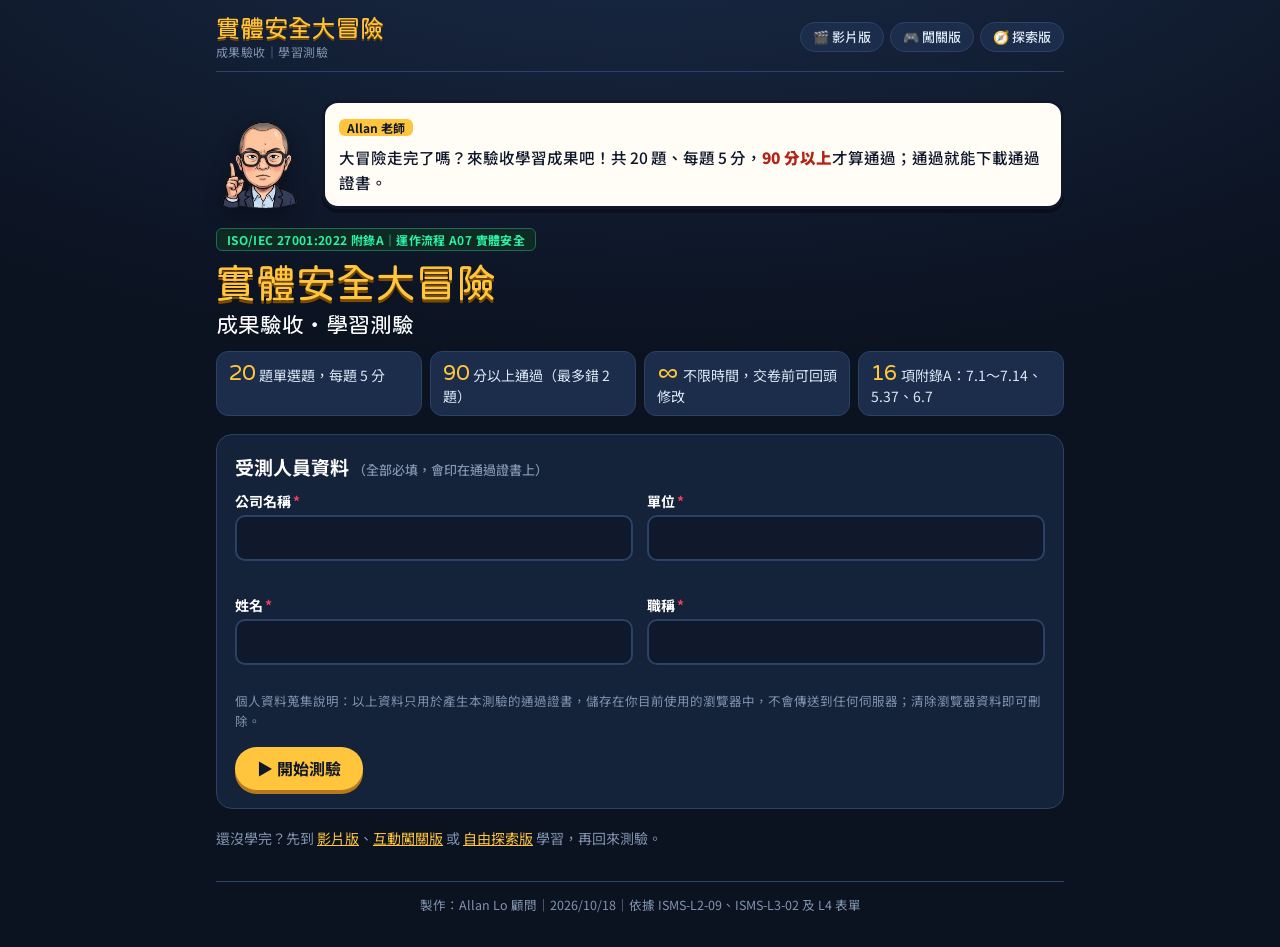
<file: zone-exam/index.html>
<!doctype html>
<html lang="zh-Hant-TW">
<meta charset="utf-8">
<meta name="viewport" content="width=device-width, initial-scale=1">
<title>實體安全大冒險｜成果驗收</title>
<link rel="preconnect" href="https://fonts.googleapis.com">
<link rel="preconnect" href="https://fonts.gstatic.com" crossorigin>
<link rel="stylesheet" href="https://fonts.googleapis.com/css2?family=Huninn&family=Noto+Sans+TC:wght@400;500;700;900&display=swap">
<style>
/* 實體安全大冒險：成果驗收學習測驗（一般網頁捲動版面，手機與 Google Sites 嵌入框皆適用） */
:root {
  --hall: #0B1220; --fg: #DCE7F5; --dim: #8193AE; --panel: #14223A; --panel-2: #1B2D4B; --line: #2B4166;
  --ink: #0F172A; --mint: #16C47F; --mint-hi: #2BF0A6; --sun: #FFC53D; --alert: #F43F5E; --paper: #FFFDF6;
  --f-display: 'Huninn', 'Noto Sans TC', sans-serif;
  --f-body: 'Noto Sans TC', 'PingFang TC', 'Microsoft JhengHei', sans-serif;
  color-scheme: dark;
}
* { box-sizing: border-box; }
[hidden] { display: none !important; }
html { -webkit-text-size-adjust: 100%; }
body { margin: 0; min-height: 100vh; background: radial-gradient(1100px 520px at 50% -160px, #1B2D4B, transparent), var(--hall); color: var(--fg); font: 400 16px/1.7 var(--f-body); }
button, input { font-family: var(--f-body); }
button:focus-visible, input:focus-visible, a:focus-visible, summary:focus-visible { outline: 2px solid var(--mint-hi); outline-offset: 2px; }
.page { max-width: 880px; margin: 0 auto; padding: 0 16px 32px; }

/* ── 頁首 ── */
.top { display: flex; align-items: center; gap: 10px 14px; padding: 14px 0 12px; border-bottom: 1px solid var(--line); flex-wrap: wrap; }
.logo { line-height: 1.15; }
.logo b { display: block; font: 400 24px var(--f-display); color: var(--sun); text-shadow: 0 2px 0 #7A4A00; }
.logo small { font-size: 12px; color: var(--dim); letter-spacing: .04em; }
.links { margin-left: auto; display: flex; gap: 6px; flex-wrap: wrap; }
.links a, .links button { font: 500 13px/1.4 var(--f-body); color: var(--fg); background: var(--panel-2); border: 1px solid var(--line); border-radius: 999px; padding: 5px 12px; text-decoration: none; cursor: pointer; }
.links a:hover, .links button:hover { border-color: var(--sun); }

/* ── 共用 ── */
.view { padding-top: 22px; }
.kick { display: inline-block; font: 700 12px var(--f-body); color: var(--mint-hi); background: #0E2A22; border: 1px solid #1F6B55; border-radius: 6px; padding: 2px 10px; letter-spacing: .03em; }
h1 { margin: 8px 0 4px; font: 400 40px/1.15 var(--f-display); color: var(--sun); text-shadow: 0 3px 0 #7A4A00; }
h1 small { display: block; margin-top: 6px; font: 400 22px var(--f-display); color: #fff; text-shadow: none; }
h2 { margin: 0 0 10px; font: 700 19px/1.5 var(--f-body); color: #fff; }
h2 span { font-size: 13px; font-weight: 500; color: var(--dim); }
h3 { margin: 22px 0 10px; font: 700 18px var(--f-body); color: #fff; }
.card { background: var(--panel); border: 1px solid var(--line); border-radius: 16px; padding: 18px; }
.btn { display: inline-flex; align-items: center; justify-content: center; gap: 6px; font: 700 16px/1.3 var(--f-body); border: 0; border-radius: 999px; padding: 11px 22px; cursor: pointer; color: var(--ink); background: #E2E8F0; box-shadow: 0 4px 0 #64748B; text-decoration: none; }
.btn.go { background: var(--sun); box-shadow: 0 4px 0 #B7791F; }
.btn.mint { background: var(--mint-hi); box-shadow: 0 4px 0 #0E7A52; }
.btn:active { transform: translateY(2px); box-shadow: 0 2px 0 #64748B; }
.btn:disabled { opacity: .45; cursor: default; transform: none; }
.acts { display: flex; flex-wrap: wrap; gap: 10px 12px; margin-top: 16px; }
.note { font-size: 13px; color: var(--dim); margin: 10px 0 0; }
.chip { display: inline-block; font: 700 12px/1.6 var(--f-body); padding: 0 8px; border-radius: 6px; color: var(--ink); white-space: nowrap; }
.chip.a { background: #12392F; color: var(--mint-hi); border: 1px solid #1F6B55; }

/* 角色對話 */
.hero { display: flex; align-items: flex-end; gap: 10px; margin: 6px 0 16px; }
.av { width: 96px; height: auto; flex: none; filter: drop-shadow(0 6px 10px rgba(0,0,0,.4)); }
.av.r { order: 3; }
.bubble { position: relative; flex: 1; background: var(--paper); color: var(--ink); border-radius: 16px; padding: 10px 14px; border: 3px solid var(--ink); box-shadow: 0 4px 0 rgba(0,0,0,.35); }
.bubble b { display: inline-block; font: 700 12px var(--f-body); background: var(--sun); border-radius: 6px; padding: 0 8px; }
.bubble p { margin: 4px 0 0; font: 500 15.5px/1.65 var(--f-body); }
.bubble em { font-style: normal; font-weight: 900; color: #B42318; }

/* ── 開始畫面 ── */
.rules { list-style: none; padding: 0; margin: 14px 0 18px; display: grid; grid-template-columns: repeat(auto-fit, minmax(190px, 1fr)); gap: 8px; }
.rules li { background: var(--panel-2); border: 1px solid var(--line); border-radius: 12px; padding: 8px 12px; font-size: 14px; line-height: 1.5; }
.rules b { font: 400 22px var(--f-display); color: var(--sun); margin-right: 4px; }
.passed { margin: 0 0 16px; padding: 12px 14px; border-radius: 12px; background: #12392F; border: 1px solid #1F6B55; display: flex; flex-wrap: wrap; gap: 8px 14px; align-items: center; }
.fields { display: grid; grid-template-columns: 1fr 1fr; gap: 12px 14px; }
.fields label { display: flex; flex-direction: column; gap: 4px; font: 700 14px var(--f-body); color: #fff; }
.fields label i { font-style: normal; color: var(--alert); margin-left: 2px; }
.fields input { width: 100%; font: 500 16px var(--f-body); color: var(--fg); background: #0F192B; border: 2px solid var(--line); border-radius: 10px; padding: 9px 12px; }
.fields input:focus { border-color: var(--mint); outline: none; }
.fields input[aria-invalid="true"] { border-color: var(--alert); }
.fields .err { min-height: 18px; font: 500 12.5px/1.4 var(--f-body); color: #FDA4AF; }
.privacy { margin: 4px 0 0; font-size: 12.5px; color: var(--dim); line-height: 1.6; }
.go-learn { margin-top: 18px; font-size: 14px; color: var(--dim); }
.go-learn a { color: var(--sun); }

/* ── 作答 ── */
.qtop { display: flex; justify-content: space-between; align-items: baseline; gap: 10px; font: 700 15px var(--f-body); }
.qtop b { font: 400 26px var(--f-display); color: var(--sun); }
.qtop span:last-child { color: var(--dim); font-weight: 500; font-size: 13.5px; }
.bar { height: 8px; border-radius: 99px; background: #0F192B; border: 1px solid var(--line); overflow: hidden; margin: 8px 0 14px; }
.bar i { display: block; height: 100%; width: 0; background: linear-gradient(90deg, var(--mint), var(--mint-hi)); transition: width .25s; }
.qmeta { display: flex; gap: 6px; flex-wrap: wrap; margin-bottom: 8px; }
.qtext { margin: 0 0 14px; font: 700 19px/1.6 var(--f-body); color: #fff; }
.opts { display: grid; gap: 10px; }
.opt { display: flex; gap: 12px; align-items: flex-start; width: 100%; text-align: left; padding: 11px 14px; border-radius: 12px; background: var(--panel-2); border: 2px solid var(--line); color: var(--fg); font: 500 16px/1.6 var(--f-body); cursor: pointer; }
.opt:hover { border-color: #46679A; }
.opt .k { flex: none; width: 28px; height: 28px; margin-top: 1px; border-radius: 50%; display: grid; place-items: center; background: #0F192B; border: 2px solid var(--line); font: 900 14px var(--f-body); }
.opt[aria-checked="true"] { border-color: var(--mint-hi); background: #12392F; color: #fff; }
.opt[aria-checked="true"] .k { background: var(--mint-hi); border-color: var(--mint-hi); color: var(--ink); }
.qnav { display: flex; justify-content: space-between; gap: 10px; margin-top: 16px; }
.dots { display: grid; grid-template-columns: repeat(10, 1fr); gap: 6px; margin-top: 18px; }
.dots button { height: 32px; border-radius: 8px; border: 1px solid var(--line); background: #0F192B; color: var(--dim); font: 700 13px var(--f-body); cursor: pointer; padding: 0; }
.dots button.done { background: #12392F; border-color: #1F6B55; color: var(--mint-hi); }
.dots button.cur { box-shadow: 0 0 0 2px var(--sun); color: #fff; }
.dots button.miss { border-color: var(--alert); color: #FDA4AF; }
.msg { margin-top: 12px; padding: 10px 14px; border-radius: 12px; background: #3A1420; border: 1px solid #9F1239; color: #FECDD3; font-size: 14.5px; }
.confirm { margin-top: 14px; padding: 16px; border-radius: 14px; background: #2A2207; border: 2px solid var(--sun); }
.confirm p { margin: 0; font-weight: 700; color: #fff; }

/* ── 成績 ── */
.res-head { display: flex; align-items: center; gap: 18px; padding: 18px; border-radius: 16px; border: 2px solid; }
.res-head.pass { background: #0F2E24; border-color: var(--mint); }
.res-head.fail { background: #2E1219; border-color: var(--alert); }
.big { flex: none; width: 112px; height: 112px; border-radius: 50%; display: grid; place-items: center; align-content: center; background: var(--ink); border: 4px solid; line-height: 1; }
.pass .big { border-color: var(--mint-hi); }
.fail .big { border-color: var(--alert); }
.big b { font: 400 50px var(--f-display); color: #fff; }
.big span { font-size: 13px; color: var(--dim); margin-top: 4px; }
.verdict { font: 400 26px/1.3 var(--f-display); }
.pass .verdict { color: var(--mint-hi); }
.fail .verdict { color: #FDA4AF; }
.sub { margin-top: 6px; font-size: 14px; color: var(--fg); }
.certbox { margin-top: 6px; border-radius: 12px; overflow: hidden; background: #fff; box-shadow: 0 12px 30px rgba(0,0,0,.45); min-height: 120px; display: grid; place-items: center; }
.certbox img { display: block; width: 100%; height: auto; }
.certbox .loading { color: var(--ink); padding: 40px; font-weight: 700; }
details { margin-top: 18px; background: var(--panel); border: 1px solid var(--line); border-radius: 14px; padding: 4px 16px; }
details[open] { padding-bottom: 14px; }
summary { cursor: pointer; padding: 10px 0; font: 700 16px var(--f-body); color: #fff; }
.edit .fields { margin-top: 6px; }
.rv, .wrong { margin-top: 10px; padding: 12px 14px; border-radius: 12px; background: var(--panel-2); border: 1px solid var(--line); font-size: 14.5px; line-height: 1.65; }
.rv.bad, .wrong { border-left: 5px solid var(--alert); }
.rv.ok { border-left: 5px solid var(--mint); }
.rv .q, .wrong .q { font-weight: 700; color: #fff; }
.rv .my, .wrong .my { margin-top: 4px; }
.rv .my b { color: #FDA4AF; }
.rv.ok .my b { color: var(--mint-hi); }
.rv .ans { color: var(--mint-hi); font-weight: 700; }
.rv .why { margin-top: 4px; color: var(--fg); }
.ref { margin-top: 6px; font-size: 13px; color: var(--dim); display: flex; flex-wrap: wrap; gap: 4px 6px; align-items: center; }
.learn { margin-top: 8px; display: flex; flex-wrap: wrap; gap: 8px; }
.learn a { font: 700 13.5px/1.4 var(--f-body); color: var(--ink); background: var(--sun); border-radius: 8px; padding: 5px 10px; text-decoration: none; }
.learn a.e { background: var(--mint-hi); }
.credit { margin-top: 30px; padding-top: 12px; border-top: 1px solid var(--line); font-size: 12.5px; color: var(--dim); text-align: center; }

/* ── 手機 ── */
@media (max-width: 600px) {
  .logo b { font-size: 21px; }
  .links { margin-left: 0; }
  h1 { font-size: 32px; }
  h1 small { font-size: 19px; }
  .av { width: 72px; }
  .fields { grid-template-columns: 1fr; }
  .qtext { font-size: 17.5px; }
  .opt { font-size: 15.5px; padding: 10px 12px; }
  .dots button { height: 30px; font-size: 12px; }
  .dots { gap: 5px; }
  .res-head { flex-direction: column; text-align: center; gap: 10px; }
  .big { width: 96px; height: 96px; }
  .big b { font-size: 42px; }
  .verdict { font-size: 22px; }
  .btn { font-size: 15px; padding: 10px 18px; }
  .acts .btn { flex: 1 1 auto; }
}

/* ── 列印：只印證書（A4 橫式） ── */
#printArea { display: none; }
@media print {
  @page { size: A4 landscape; margin: 0; }
  body { background: #fff; }
  .page { display: none; }
  #printArea { display: block; }
  #printArea img { display: block; width: 100%; height: auto; }
}
</style>

<div class="page">
  <header class="top">
    <div class="logo"><b>實體安全大冒險</b><small>成果驗收｜學習測驗</small></div>
    <nav class="links" aria-label="其他版本"><a href="../zone-quest/index.html">🎬 影片版</a><a href="../zone-game/index.html">🎮 闖關版</a><a href="../zone-explore/index.html">🧭 探索版</a><button type="button" id="bPop" hidden>⤢ 新視窗</button></nav>
  </header>

  <!-- 開始畫面：說明＋受測人員資料 -->
  <section class="view" id="vIntro">
    <div class="hero">
      <img class="av" src="../assets/chars/allan_point.webp" alt="">
      <div class="bubble"><b>Allan 老師</b><p>大冒險走完了嗎？來驗收學習成果吧！共 20 題、每題 5 分，<em>90 分以上</em>才算通過；通過就能下載通過證書。</p></div>
    </div>
    <span class="kick">ISO/IEC 27001:2022 附錄A｜運作流程 A07 實體安全</span>
    <h1>實體安全大冒險<small>成果驗收・學習測驗</small></h1>
    <ul class="rules">
      <li><b>20</b>題單選題，每題 5 分</li>
      <li><b>90</b>分以上通過（最多錯 2 題）</li>
      <li><b>∞</b>不限時間，交卷前可回頭修改</li>
      <li><b>16</b>項附錄A：7.1～7.14、5.37、6.7</li>
    </ul>
    <div class="passed" id="passed" hidden></div>
    <form class="card" id="fInfo" novalidate>
      <h2>受測人員資料 <span>（全部必填，會印在通過證書上）</span></h2>
      <div class="fields" id="fields"></div>
      <p class="privacy">個人資料蒐集說明：以上資料只用於產生本測驗的通過證書，儲存在你目前使用的瀏覽器中，不會傳送到任何伺服器；清除瀏覽器資料即可刪除。</p>
      <div class="acts"><button class="btn go" type="submit">▶ 開始測驗</button></div>
    </form>
    <p class="go-learn">還沒學完？先到 <a href="../zone-quest/index.html">影片版</a>、<a href="../zone-game/index.html">互動闖關版</a> 或 <a href="../zone-explore/index.html">自由探索版</a> 學習，再回來測驗。</p>
  </section>

  <!-- 作答 -->
  <section class="view" id="vQuiz" hidden>
    <div class="qtop"><span>第 <b id="qNo">1</b> / 20 題</span><span id="qDone">已作答 0 / 20</span></div>
    <div class="bar"><i id="qBar"></i></div>
    <article class="card" id="qCard" aria-live="polite"></article>
    <div class="qnav"><button class="btn" type="button" id="bPrev">◀ 上一題</button><button class="btn go" type="button" id="bNext">下一題 ▶</button></div>
    <div class="msg" id="qMsg" hidden></div>
    <div class="confirm" id="qConfirm" hidden><p>20 題都作答完成了。確定要交卷嗎？交卷後就不能再修改答案。</p><div class="acts"><button class="btn" type="button" id="bBack">回頭檢查</button><button class="btn go" type="button" id="bSubmit">確定交卷</button></div></div>
    <div class="dots" id="dots" aria-label="題號"></div>
  </section>

  <!-- 成績 -->
  <section class="view" id="vResult" hidden></section>

  <!-- 單獨顯示證書（由網址 #cert= 開啟，供嵌入網頁時在新視窗下載） -->
  <section class="view" id="vCert" hidden></section>

  <footer class="credit" id="credit"></footer>
</div>
<div id="printArea"><img id="printImg" alt="通過證書"></div>

<script src="../shared/zone-world.js" charset="utf-8"></script>
<script src="questions.js" charset="utf-8"></script>
<script>
'use strict';
const { ANNEX, ZONES, CREDIT } = ZW;
const $ = s => document.querySelector(s);
const esc = s => String(s).replace(/[&<>"']/g, c => ({ '&': '&amp;', '<': '&lt;', '>': '&gt;', '"': '&quot;', "'": '&#39;' }[c]));
const pad = n => String(n).padStart(2, '0');
const QS = EXAM.questions, N = QS.length, KEYS = 'ABCD';
const IN_FRAME = (() => { try { return window.self !== window.top; } catch (e) { return true; } })();
const FIELDS = [['company', '公司名稱', 40, 'organization'], ['unit', '單位', 30, 'off'], ['name', '姓名', 20, 'name'], ['title', '職稱', 20, 'organization-title']];

/* ── 紀錄：只存在本機瀏覽器 ── */
const STORE = 'iso27001-zone-exam-v1';
let ST = (() => { try { return JSON.parse(localStorage.getItem(STORE)) || {}; } catch (e) { return {}; } })();
const save = () => { try { localStorage.setItem(STORE, JSON.stringify(ST)); } catch (e) {} };
let info = Object.assign({ company: '', unit: '', name: '', title: '' }, ST.info);
let run = null;        // 本次作答：{ order, perm, ans, cur, miss }
let certCanvas = null; // 目前顯示的證書

$('#credit').textContent = CREDIT + '｜依據 ISMS-L2-09、ISMS-L3-02 及 L4 表單';
function show(id) {
  for (const v of document.querySelectorAll('.view')) v.hidden = v.id !== id;
  window.scrollTo(0, 0);
}
function shuffle(a) { for (let i = a.length - 1; i > 0; i--) { const j = Math.floor(Math.random() * (i + 1)); [a[i], a[j]] = [a[j], a[i]]; } return a; }
function today() { const d = new Date(); return { y: d.getFullYear(), m: pad(d.getMonth() + 1), d: pad(d.getDate()) }; }
function zoneChip(z) {
  if (z === 'ALL') return '<span class="chip" style="background:linear-gradient(90deg,#F1F5F9 25%,#4ADE80 25% 50%,#FACC15 50% 75%,#FB7185 75%)">全區</span>';
  return `<span class="chip" style="background:${z === 'W' ? '#F1F5F9' : ZONES[z].chip}">${esc(ZONES[z].name)}｜${esc(ZONES[z].full)}</span>`;
}
const annexChips = q => q.annex.map(c => `<span class="chip a">附錄A ${esc(c)} ${esc(ANNEX[c])}</span>`).join('');

/* ── 受測人員資料表單 ── */
function fieldsHTML(prefix) {
  return FIELDS.map(([k, label, max, ac]) => `<label><span>${label}<i>*</i></span><input id="${prefix}_${k}" name="${k}" maxlength="${max}" autocomplete="${ac}" value="${esc(info[k] || '')}"><span class="err" id="${prefix}_${k}_e"></span></label>`).join('');
}
function readFields(prefix) {
  const out = {}; let first = null;
  for (const [k, label] of FIELDS) {
    const el = $(`#${prefix}_${k}`), v = el.value.replace(/\s+/g, ' ').trim();
    out[k] = v;
    const bad = !v;
    el.setAttribute('aria-invalid', bad);
    $(`#${prefix}_${k}_e`).textContent = bad ? `請填寫${label}` : '';
    if (bad && !first) first = el;
  }
  if (first) { first.focus(); return null; }
  return out;
}
$('#fields').innerHTML = fieldsHTML('f');
// 填寫後即時清除錯誤提示
document.addEventListener('input', e => {
  const el = e.target;
  if (el.tagName === 'INPUT' && el.value.trim() && el.getAttribute('aria-invalid') === 'true') { el.setAttribute('aria-invalid', 'false'); const er = document.getElementById(el.id + '_e'); if (er) er.textContent = ''; }
});
$('#fInfo').addEventListener('submit', e => {
  e.preventDefault();
  const v = readFields('f'); if (!v) return;
  info = v; ST.info = info; save();
  startRun();
});
function renderPassed() {
  const p = ST.pass, el = $('#passed');
  el.hidden = !p;
  if (!p) return;
  el.innerHTML = `<span>✔ ${esc(p.info.name)} 已於 ${esc(p.date)} 以 <b>${p.score}</b> 分通過成果驗收（證書編號 ${esc(p.no)}）。</span><button class="btn mint" type="button" id="bMyCert">查看／下載證書</button>`;
  $('#bMyCert').onclick = () => showCertOnly(p);
}

/* ── 作答 ── */
function startRun() {
  const order = shuffle([...Array(N).keys()]);
  run = { order, perm: QS.map(() => shuffle([0, 1, 2, 3])), ans: {}, cur: 0, miss: false };
  $('#qMsg').hidden = true; $('#qConfirm').hidden = true;
  show('vQuiz'); renderQ();
}
function renderQ() {
  const qi = run.order[run.cur], q = QS[qi], done = Object.keys(run.ans).length;
  $('#qNo').textContent = run.cur + 1;
  $('#qDone').textContent = `已作答 ${done} / ${N}`;
  $('#qBar').style.width = (done / N * 100) + '%';
  $('#qCard').innerHTML = `<div class="qmeta">${zoneChip(q.zone)}</div>
    <p class="qtext" id="qText">${esc(q.q)}</p>
    <div class="opts" role="radiogroup" aria-labelledby="qText">${run.perm[qi].map((oi, k) => `<button type="button" class="opt" role="radio" aria-checked="${run.ans[qi] === oi}" data-o="${oi}"><span class="k">${KEYS[k]}</span><span>${esc(q.opts[oi])}</span></button>`).join('')}</div>`;
  $('#bPrev').disabled = run.cur === 0;
  $('#bNext').textContent = run.cur < N - 1 ? '下一題 ▶' : '交卷 ✔';
  $('#dots').innerHTML = run.order.map((qj, i) => `<button type="button" data-i="${i}" class="${run.ans[qj] !== undefined ? 'done' : run.miss ? 'miss' : ''}${i === run.cur ? ' cur' : ''}" aria-label="第 ${i + 1} 題${run.ans[qj] !== undefined ? '，已作答' : '，未作答'}">${i + 1}</button>`).join('');
}
function choose(oi) {
  run.ans[run.order[run.cur]] = oi;
  $('#qConfirm').hidden = true;
  if (run.miss && Object.keys(run.ans).length === N) $('#qMsg').hidden = true;
  renderQ();
}
function go(i) { run.cur = Math.max(0, Math.min(N - 1, i)); $('#qConfirm').hidden = true; renderQ(); $('#qCard').scrollIntoView({ block: 'nearest' }); }
function tryFinish() {
  const miss = run.order.map((qi, i) => run.ans[qi] === undefined ? i + 1 : 0).filter(Boolean);
  if (miss.length) {
    run.miss = true;
    const m = $('#qMsg'); m.hidden = false;
    m.textContent = `還有 ${miss.length} 題沒有作答：第 ${miss.join('、')} 題。點下方題號可以直接跳過去。`;
    go(miss[0] - 1);
    return;
  }
  $('#qMsg').hidden = true; $('#qConfirm').hidden = false; $('#bSubmit').focus();
}
$('#qCard').addEventListener('click', e => { const b = e.target.closest('.opt'); if (b) choose(+b.dataset.o); });
$('#dots').addEventListener('click', e => { const b = e.target.closest('button'); if (b) go(+b.dataset.i); });
$('#bPrev').onclick = () => go(run.cur - 1);
$('#bNext').onclick = () => run.cur < N - 1 ? go(run.cur + 1) : tryFinish();
$('#bBack').onclick = () => { $('#qConfirm').hidden = true; };
$('#bSubmit').onclick = grade;
addEventListener('keydown', e => {
  if ($('#vQuiz').hidden || e.target.tagName === 'INPUT' || e.altKey || e.ctrlKey || e.metaKey) return;
  const k = e.key.toUpperCase(), idx = '1234'.indexOf(k) >= 0 ? '1234'.indexOf(k) : KEYS.indexOf(k);
  if (idx >= 0 && k.length === 1) { e.preventDefault(); choose(run.perm[run.order[run.cur]][idx]); }
  else if (e.key === 'ArrowRight') { e.preventDefault(); if (run.cur < N - 1) go(run.cur + 1); }
  else if (e.key === 'ArrowLeft') { e.preventDefault(); go(run.cur - 1); }
});

/* ── 計分 ── */
function grade() {
  const right = run.order.filter(qi => run.ans[qi] === 0).length, score = right * EXAM.each, passed = score >= EXAM.pass;
  const t = today(), date = `${t.y}/${t.m}/${t.d}`;
  ST.attempts = (ST.attempts || 0) + 1;
  ST.last = { score, date };
  let cert = null;
  if (passed) {
    cert = { ...info, score, date, no: `PSA-${t.y}${t.m}${t.d}-${hash([info.company, info.unit, info.name, info.title, score, Date.now()].join('|'))}` };
    ST.pass = { score, date, no: cert.no, info: { ...info } };
  }
  save();
  passed ? showPass(right, score, date, cert) : showFail(right, score, date);
}
function hash(s) {
  let h = 0x811c9dc5;
  for (const ch of s) { h ^= ch.codePointAt(0); h = Math.imul(h, 0x01000193) >>> 0; }
  return (h.toString(36).toUpperCase() + 'K7Q3').slice(0, 6);
}
const myAns = qi => QS[qi].opts[run.ans[qi]];

function showPass(right, score, date, cert) {
  const wrong = run.order.filter(qi => run.ans[qi] !== 0);
  const r = $('#vResult');
  $('#vCert').innerHTML = '';
  r.innerHTML = `<div class="res-head pass"><div class="big"><b>${score}</b><span>分</span></div><div>
      <div class="verdict">🎉 恭喜通過成果驗收！</div>
      <div class="sub">答對 ${right} / ${N} 題｜及格 ${EXAM.pass} 分｜第 ${ST.attempts} 次測驗｜${esc(date)}</div></div></div>
    <div class="hero" style="margin-top:16px"><img class="av" src="../assets/chars/allan_laugh.webp" alt=""><div class="bubble"><b>Allan 老師</b><p>恭喜 ${esc(info.name)}！白、綠、黃、紅四個區域的規定都掌握得很好。下面是你的通過證書，記得下載留存。</p></div><img class="av r" src="../assets/chars/arale_excited.webp" alt=""></div>
    ${certBlock()}
    <details class="edit"><summary>證書上的資料有誤？點這裡修改</summary>
      <form id="fEdit" novalidate><div class="fields">${fieldsHTML('e')}</div><div class="acts"><button class="btn go" type="submit">更新證書</button></div></form></details>
    <details class="review"><summary>答題解析：20 題正確答案與說明（答錯 ${wrong.length} 題）</summary>
      ${run.order.map((qi, i) => reviewItem(qi, i)).join('')}</details>
    <div class="acts"><a class="btn" href="../zone-explore/index.html">🧭 回到探索版</a><button class="btn" type="button" id="bAgain">↻ 再測一次</button></div>`;
  show('vResult');
  bindCert(cert);
  $('#fEdit').addEventListener('submit', e => {
    e.preventDefault();
    const v = readFields('e'); if (!v) return;
    info = v; ST.info = info; Object.assign(cert, v); ST.pass.info = { ...v }; save();
    bindCert(cert);
  });
  $('#bAgain').onclick = startRun;
}
function reviewItem(qi, i) {
  const q = QS[qi], ok = run.ans[qi] === 0;
  return `<div class="rv ${ok ? 'ok' : 'bad'}"><div class="q">${i + 1}. ${esc(q.q)}</div>
    <div class="my">你的答案：<b>${ok ? '✔' : '✘'} ${esc(myAns(qi))}</b></div>
    ${ok ? '' : `<div>正確答案：<span class="ans">${esc(q.opts[0])}</span></div>`}
    <div class="why">解析：${esc(q.why)}</div>
    <div class="ref">依據：${esc(q.ref)} ${annexChips(q)}</div></div>`;
}
function showFail(right, score, date) {
  const wrong = run.order.filter(qi => run.ans[qi] !== 0);
  const r = $('#vResult');
  r.innerHTML = `<div class="res-head fail"><div class="big"><b>${score}</b><span>分</span></div><div>
      <div class="verdict">未通過，請重新學習或重新測驗</div>
      <div class="sub">答對 ${right} / ${N} 題｜需 ${EXAM.pass} 分以上（最多錯 ${(100 - EXAM.pass) / EXAM.each} 題）｜第 ${ST.attempts} 次測驗｜${esc(date)}</div></div></div>
    <div class="hero" style="margin-top:16px"><img class="av" src="../assets/chars/allan_think.webp" alt=""><div class="bubble"><b>Allan 老師</b><p>還差一點！下面是答錯的 ${wrong.length} 題，以及建議複習的關卡和探索點。先重新學習，再回來挑戰，你一定可以的！</p></div></div>
    <h3>答錯的題目與建議複習</h3>
    ${wrong.map(qi => { const q = QS[qi]; return `<div class="wrong"><div class="q">${esc(q.q)}</div>
      <div class="my">你的答案：${esc(myAns(qi))}　<b style="color:#FDA4AF">✘</b></div>
      <div class="ref">依據：${esc(q.ref)} ${annexChips(q)}</div>
      <div class="learn"><a href="../zone-game/index.html#m=${q.m}">🎮 闖關版 第 ${pad(q.m)} 關｜${esc(LEARN_M[q.m])}</a><a class="e" href="../zone-explore/index.html#spot=${q.spot}">🧭 探索版｜${esc(LEARN_SPOT[q.spot])}</a></div></div>`; }).join('')}
    <p class="note">為了讓你重新學習，這裡先不公布正確答案；通過測驗後就能看到 20 題的完整解析。</p>
    <div class="acts"><a class="btn" href="../zone-explore/index.html">🧭 重新學習（探索版）</a><a class="btn" href="../zone-game/index.html">🎮 重新學習（闖關版）</a><a class="btn" href="../zone-quest/index.html">🎬 影片版</a><button class="btn go" type="button" id="bRetry">↻ 重新測驗</button></div>`;
  show('vResult');
  $('#bRetry').onclick = startRun;
}

/* ── 證書：畫在 canvas 上，可下載 PNG 或列印成 PDF ── */
function certBlock() {
  return `<div class="certbox" id="certBox"><div class="loading">證書產生中…</div></div>
    <div class="acts"><button class="btn go" type="button" id="bDl" disabled>⬇ 下載證書（PNG）</button><button class="btn" type="button" id="bPrint" disabled>🖨 列印／存成 PDF</button>${IN_FRAME ? '<button class="btn mint" type="button" id="bCertPop">⤢ 新視窗開啟證書</button>' : ''}</div>
    <p class="note">${IN_FRAME ? '嵌入在其他網頁（例如 Google Sites）時，下載或列印可能被擋下；請按「新視窗開啟證書」再下載。' : '列印時選擇「另存為 PDF」即可得到 PDF 檔；版面為 A4 橫式。'}</p>`;
}
function bindCert(cert) {
  const box = $('#certBox');
  $('#bDl').disabled = $('#bPrint').disabled = true;
  drawCert(cert).then(c => {
    certCanvas = c;
    const url = c.toDataURL('image/png');
    box.innerHTML = `<img src="${url}" alt="通過證書：${esc(cert.name)}">`;
    $('#printImg').src = url;
    $('#bDl').disabled = $('#bPrint').disabled = false;
  });
  $('#bDl').onclick = () => download(cert);
  $('#bPrint').onclick = () => window.print();
  if ($('#bCertPop')) $('#bCertPop').onclick = () => window.open(location.href.split('#')[0] + '#cert=' + encodeCert(cert), '_blank', 'noopener');
}
function download(cert) {
  if (!certCanvas) return;
  const name = `實體安全大冒險_通過證書_${cert.name}.png`;
  certCanvas.toBlob(b => {
    const a = document.createElement('a');
    a.href = URL.createObjectURL(b); a.download = name;
    document.body.appendChild(a); a.click(); a.remove();
    setTimeout(() => URL.revokeObjectURL(a.href), 10000);
  }, 'image/png');
}
function encodeCert(c) {
  const bytes = new TextEncoder().encode(JSON.stringify([c.company, c.unit, c.name, c.title, c.score, c.date, c.no]));
  let s = ''; for (const b of bytes) s += String.fromCharCode(b);
  return btoa(s).replace(/\+/g, '-').replace(/\//g, '_').replace(/=+$/, '');
}
function decodeCert(t) {
  try {
    const s = atob(t.replace(/-/g, '+').replace(/_/g, '/'));
    const a = JSON.parse(new TextDecoder().decode(Uint8Array.from(s, ch => ch.charCodeAt(0))));
    const [company, unit, name, title, score, date, no] = a;
    if (![company, unit, name, title, date, no].every(v => typeof v === 'string' && v) || typeof score !== 'number') return null;
    return { company, unit, name, title, score, date, no };
  } catch (e) { return null; }
}
function showCertOnly(p) {
  const cert = p.info ? { ...p.info, score: p.score, date: p.date, no: p.no } : p;
  $('#vResult').innerHTML = '';   // 避免兩處證書區塊的 id 重複
  $('#vCert').innerHTML = `<span class="kick">成果驗收｜通過證書</span>
    <h1 style="font-size:30px">${esc(cert.name)} 的通過證書</h1>
    <p class="note" style="margin:0 0 12px">${esc(cert.company)}｜${esc(cert.unit)}｜${esc(cert.title)}｜${cert.score} 分｜${esc(cert.date)}</p>
    ${certBlock()}
    <div class="acts"><a class="btn" href="${location.pathname}" id="bToExam">前往成果驗收測驗</a></div>`;
  show('vCert');
  bindCert(cert);
  $('#bToExam').onclick = e => { e.preventDefault(); history.replaceState(null, '', location.pathname); renderPassed(); show('vIntro'); };
}

const CW = 1754, CH = 1240;
const FONT_B = "'Noto Sans TC', 'PingFang TC', 'Microsoft JhengHei', sans-serif", FONT_D = "Huninn, 'Noto Sans TC', sans-serif";
const certTexts = d => ({
  kick: 'ISO/IEC 27001:2022 附錄A｜運作流程 A07 實體安全',
  org: [d.company, d.unit, d.title].join('　'),
  body: ['參加「實體安全大冒險」學習課程，並通過成果驗收學習測驗，', `成績 ${d.score} 分（共 ${N} 題，${EXAM.pass} 分及格），特發此證，以資證明。`],
  s1: '依據文件｜ISMS-L2-09 實體與環境安全管理程序書、ISMS-L3-02 機房與設備保護作業說明書及 L4 表單',
  s2: '附錄A 控制措施｜7.1～7.14、5.37、6.7，共 16 項｜白區、綠區、黃區、紅區安全區域管理',
  no: '證書編號　' + d.no,
  date: '通過日期　' + d.date.replace(/^(\d+)\/(\d+)\/(\d+)$/, (_, y, m, dd) => `${y} 年 ${+m} 月 ${+dd} 日`),
  sign: '課程講師　Allan Lo 顧問',
  foot: '製作：Allan Lo 顧問｜本證書由「實體安全大冒險」線上學習測驗產生',
});
async function drawCert(d) {
  const t = certTexts(d), all = Object.values(t).flat().join('') + d.name + '通過證書茲證明成果驗收實體安全CERTIFICATE OF ACHIEVEMENTAllan Lo';
  try {
    await Promise.race([Promise.all([
      document.fonts.load(`400 100px ${FONT_D}`, all),
      ...[500, 700, 900].map(w => document.fonts.load(`${w} 30px ${FONT_B}`, all)),
    ]), new Promise(r => setTimeout(r, 5000))]);
  } catch (e) {}
  const img = n => new Promise(res => { const im = new Image(); im.onload = () => res(im); im.onerror = () => res(null); im.src = `../assets/chars/${n}.webp`; });
  const pics = await Promise.all([img('allan_laugh'), img('arale_excited')]);
  let c = paint(d, t, pics);
  try { c.toDataURL(); } catch (e) { c = paint(d, t, []); }   // 以 file:// 開啟時圖片會汙染 canvas，改畫無角色版
  return c;
}
function paint(d, t, pics) {
  const c = document.createElement('canvas'); c.width = CW; c.height = CH;
  const x = c.getContext('2d');
  const font = (w, s, disp) => `${w} ${s}px ${disp ? FONT_D : FONT_B}`;
  const spacing = v => { if ('letterSpacing' in x) x.letterSpacing = v; };
  const fit = (text, w, s, maxW, disp) => { let n = s; do { x.font = font(w, n, disp); } while (x.measureText(text).width > maxW && --n > 12); };
  // 紙面與外框
  const g = x.createRadialGradient(CW / 2, CH / 2, 200, CW / 2, CH / 2, 1050);
  g.addColorStop(0, '#FFFDF6'); g.addColorStop(1, '#F1EAD3');
  x.fillStyle = g; x.fillRect(0, 0, CW, CH);
  x.strokeStyle = '#14223A'; x.lineWidth = 26; x.strokeRect(13, 13, CW - 26, CH - 26);
  x.strokeStyle = '#C8961E'; x.lineWidth = 4; x.strokeRect(46, 46, CW - 92, CH - 92);
  x.lineWidth = 1.5; x.strokeRect(58, 58, CW - 116, CH - 116);
  x.fillStyle = '#C8961E';
  for (const [cx, cy] of [[58, 58], [CW - 58, 58], [58, CH - 58], [CW - 58, CH - 58]]) { x.save(); x.translate(cx, cy); x.rotate(Math.PI / 4); x.fillRect(-11, -11, 22, 22); x.restore(); }
  // 四色區域色帶
  ['#CBD5E1', '#4ADE80', '#FACC15', '#FB7185'].forEach((col, i) => { x.fillStyle = col; x.fillRect(CW / 2 - 300 + i * 150, 96, 150, 12); });
  x.textAlign = 'center'; x.textBaseline = 'alphabetic';
  x.fillStyle = '#16805A'; x.font = font(700, 26); x.fillText(t.kick, CW / 2, 168);
  x.fillStyle = '#14223A'; x.font = font(400, 124, true); spacing('28px'); x.fillText('通過證書', CW / 2 + 14, 300); spacing('0px');
  x.fillStyle = '#A07A1A'; x.font = font(700, 24); spacing('10px'); x.fillText('CERTIFICATE OF ACHIEVEMENT', CW / 2 + 5, 346); spacing('0px');
  x.fillStyle = '#475569'; x.font = font(500, 30); x.fillText('茲證明', CW / 2, 420);
  x.fillStyle = '#0F172A'; fit(d.name, 400, 96, 1000, true); x.fillText(d.name, CW / 2, 532);
  x.fillStyle = '#C8961E'; x.fillRect(CW / 2 - 340, 556, 680, 3);
  x.fillStyle = '#1E293B'; fit(t.org, 700, 34, 1300); x.fillText(t.org, CW / 2, 612);
  // 內文（兩行，依語意斷行）
  x.fillStyle = '#334155';
  const lines = t.body;
  lines.forEach((l, i) => { fit(l, 500, 30, 1300); x.fillText(l, CW / 2, 686 + i * 50); });
  // 學習範圍
  const by = 686 + lines.length * 50 + 6;
  x.fillStyle = 'rgba(243,238,221,.9)'; x.strokeStyle = '#E2D6B0'; x.lineWidth = 2;
  x.beginPath(); x.roundRect ? x.roundRect(CW / 2 - 650, by, 1300, 116, 18) : x.rect(CW / 2 - 650, by, 1300, 116); x.fill(); x.stroke();
  x.fillStyle = '#14223A'; fit(t.s1, 500, 23, 1240); x.fillText(t.s1, CW / 2, by + 48);
  fit(t.s2, 500, 23, 1240); x.fillText(t.s2, CW / 2, by + 90);
  // 下方：編號與日期、角色、講師簽名與印章
  const base = CH - 150;
  x.textAlign = 'left'; x.fillStyle = '#334155'; x.font = font(500, 25);
  x.fillText(t.no, 150, base - 36); x.fillText(t.date, 150, base + 10);
  const [al, ar] = pics, ph = 200;
  if (al) x.drawImage(al, CW / 2 - 20 - al.width * ph / al.height, base - 150, al.width * ph / al.height, ph);
  if (ar) x.drawImage(ar, CW / 2 + 20, base - 150, ar.width * ph / ar.height, ph);
  x.textAlign = 'center'; x.fillStyle = '#14223A'; x.font = `italic 400 64px ${FONT_D}`; x.fillText('Allan Lo', CW - 470, base - 30);
  x.fillStyle = '#64748B'; x.fillRect(CW - 630, base - 12, 320, 2);
  x.fillStyle = '#334155'; x.font = font(500, 24); x.fillText(t.sign, CW - 470, base + 26);
  x.save(); x.translate(CW - 205, base - 96); x.rotate(-0.21); x.globalAlpha = 0.86;
  x.strokeStyle = '#D7263D'; x.fillStyle = '#D7263D';
  x.lineWidth = 8; x.beginPath(); x.arc(0, 0, 90, 0, Math.PI * 2); x.stroke();
  x.lineWidth = 2.5; x.beginPath(); x.arc(0, 0, 76, 0, Math.PI * 2); x.stroke();
  x.font = font(700, 19); x.fillText('成果驗收', 0, -38);
  x.font = font(900, 56); x.fillText('通過', 0, 22);
  x.font = font(700, 17); x.fillText('實體安全', 0, 54);
  x.restore();
  x.fillStyle = '#94A3B8'; x.font = font(500, 18); x.fillText(t.foot, CW / 2, CH - 78);
  return c;
}

/* ── 嵌入網頁時另開新視窗 ── */
{
  const b = $('#bPop');
  b.hidden = !IN_FRAME;
  b.onclick = () => window.open(location.href.split('#')[0], '_blank', 'noopener');
}

/* ── 啟動 ── */
{
  const m = location.hash.match(/^#cert=([\w-]+)$/), c = m && decodeCert(m[1]);
  renderPassed();
  if (c) showCertOnly(c); else show('vIntro');
}
</script>
</html>
</file>
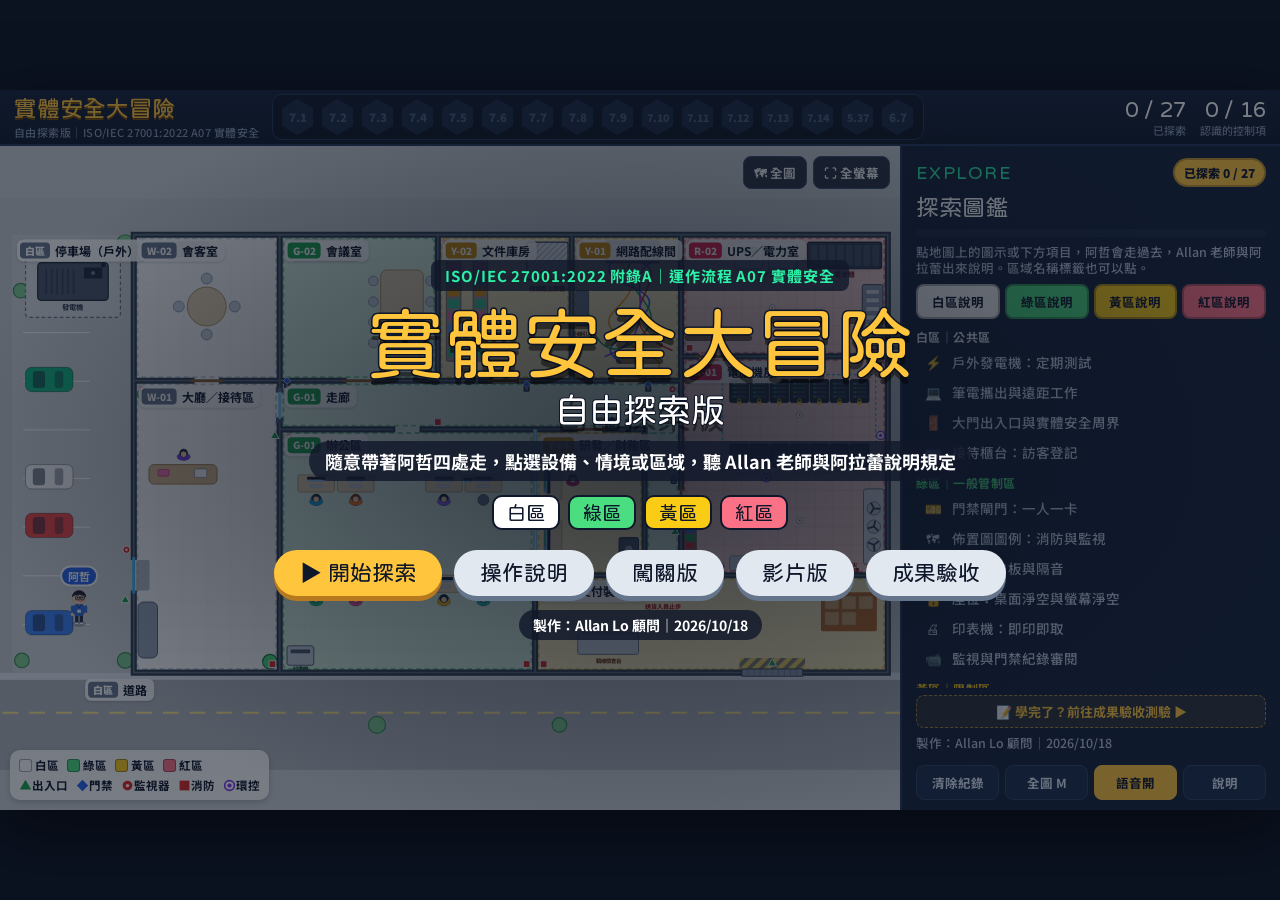
<file: zone-explore/index.html>
<!doctype html>
<meta charset="utf-8">
<meta name="viewport" content="width=device-width, initial-scale=1">
<title>實體安全大冒險｜自由探索版</title>
<link rel="preconnect" href="https://fonts.googleapis.com">
<link rel="preconnect" href="https://fonts.gstatic.com" crossorigin>
<link rel="stylesheet" href="https://fonts.googleapis.com/css2?family=Huninn&family=Noto+Sans+TC:wght@400;500;700;900&display=swap">
<link rel="stylesheet" href="../shared/zone-play.css">

<div class="wrap" id="wrap">
  <div class="viewport" id="viewport">
    <div id="stage">
      <header class="hud">
        <div class="logo"><b>實體安全大冒險</b><small>自由探索版｜ISO/IEC 27001:2022 A07 實體安全</small></div>
        <div class="badges" id="badges" aria-label="附錄A控制徽章"></div>
        <div class="score">
          <div><b id="ex">0</b><small>已探索</small></div>
          <div><b id="exa">0 / 16</b><small>認識的控制項</small></div>
        </div>
      </header>
      <div class="map" id="map">
        <svg id="world" viewBox="0 0 900 664" aria-label="安全區域平面圖，可點擊移動或點選探索點"><g id="cam"><g id="wc"></g></g></svg>
        <div class="night" id="night" hidden></div>
        <div class="ov" id="labels"></div>
        <div class="rain" id="rain" hidden></div>
        <div class="ov" id="tags"></div>
        <div class="ov" id="spots"></div>
        <svg class="offarrow" id="offarrow" viewBox="-23 -23 46 46" hidden><circle r="21" fill="rgba(15,23,42,.85)" stroke="#FFC53D" stroke-width="3"/><path d="M-7 -9 L11 0 L-7 9 Z" fill="#FFC53D"/></svg>
        <div class="loc" id="loc"></div>
        <div class="legend" id="legend"></div>
        <div class="mapbtn"><button type="button" id="bMap" title="全圖（M）">🗺 全圖</button><button type="button" id="bPop" hidden>⤢ 新視窗</button></div>
        <div class="cctv" id="cctv" hidden></div>
        <div class="toast" id="toast" hidden></div>
        <div class="msg" id="msg" hidden></div>
        <div class="findbar" id="findbar" hidden></div>
        <div class="dlg A" id="dlg" hidden><div class="pt"><img id="dlgImg" alt=""></div><div class="box"><div class="who" id="dlgWho"></div><div class="txt" id="dlgTxt"></div><div class="more">點擊或按 Enter 繼續 ▶</div></div></div>
        <div class="modal" id="modal" hidden></div>
      </div>
      <aside class="quest" id="quest"></aside>
      <div class="title" id="title"></div>
    </div>
  </div>
</div>
<audio id="voice" preload="none"></audio>

<script src="../shared/zone-world.js" charset="utf-8"></script>
<script src="spots.js" charset="utf-8"></script>
<script src="voice.js" charset="utf-8"></script>
<script src="../shared/zone-engine.js" charset="utf-8"></script>
</file>
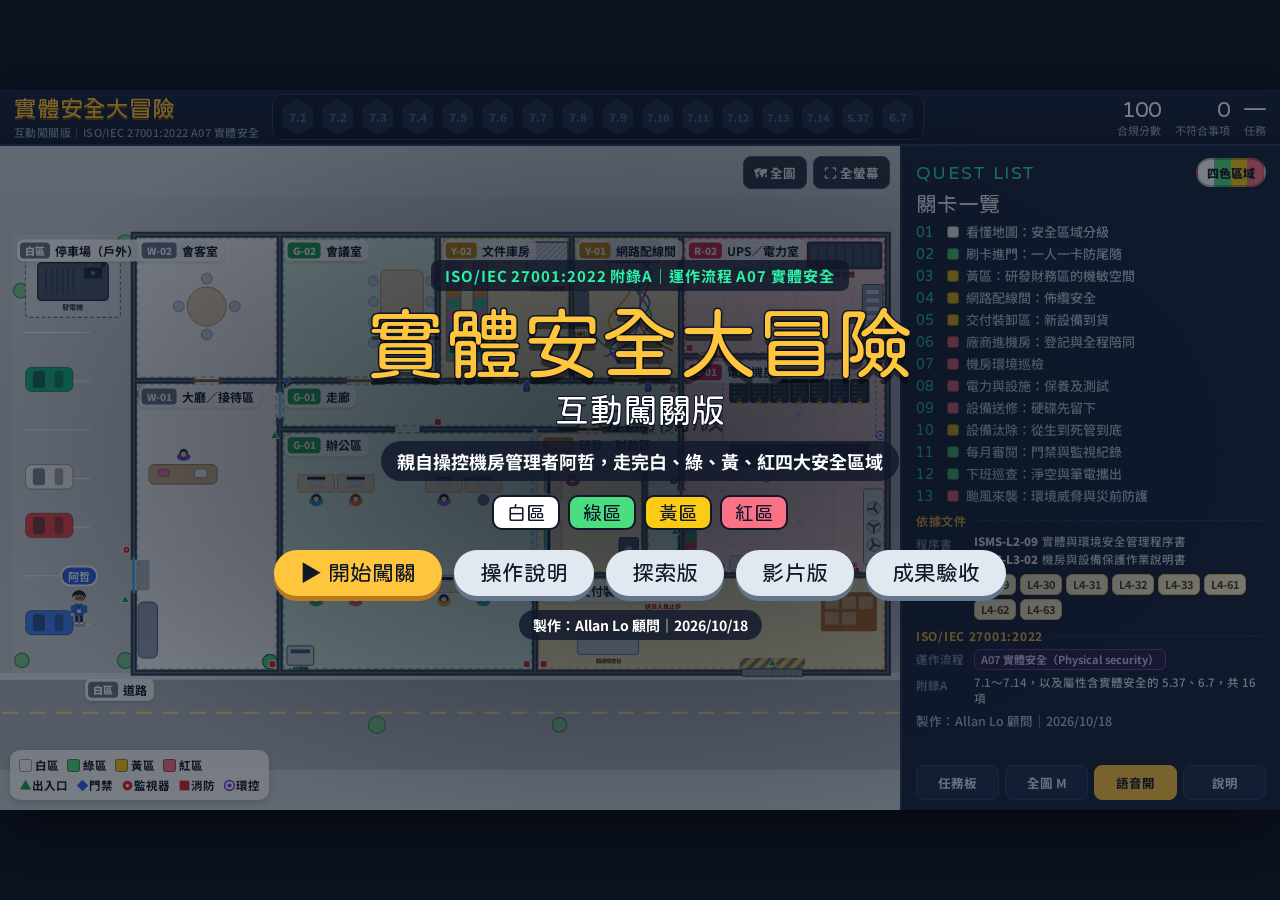
<file: zone-game/index.html>
<!doctype html>
<meta charset="utf-8">
<meta name="viewport" content="width=device-width, initial-scale=1">
<title>實體安全大冒險｜互動闖關版</title>
<link rel="preconnect" href="https://fonts.googleapis.com">
<link rel="preconnect" href="https://fonts.gstatic.com" crossorigin>
<link rel="stylesheet" href="https://fonts.googleapis.com/css2?family=Huninn&family=Noto+Sans+TC:wght@400;500;700;900&display=swap">
<link rel="stylesheet" href="../shared/zone-play.css">

<div class="wrap" id="wrap">
  <div class="viewport" id="viewport">
    <div id="stage">
      <header class="hud">
        <div class="logo"><b>實體安全大冒險</b><small>互動闖關版｜ISO/IEC 27001:2022 A07 實體安全</small></div>
        <div class="badges" id="badges" aria-label="附錄A控制徽章"></div>
        <div class="score">
          <div><b id="sc">100</b><small>合規分數</small></div>
          <div><b id="nc">0</b><small>不符合事項</small></div>
          <div><b id="qn">—</b><small>任務</small></div>
        </div>
      </header>
      <div class="map" id="map">
        <svg id="world" viewBox="0 0 900 664" aria-label="安全區域平面圖，可點擊移動"><g id="cam"><g id="wc"></g></g></svg>
        <div class="night" id="night" hidden></div>
        <div class="ov" id="labels"></div>
        <div class="rain" id="rain" hidden></div>
        <div class="ov" id="tags"></div>
        <svg class="offarrow" id="offarrow" viewBox="-23 -23 46 46" hidden><circle r="21" fill="rgba(15,23,42,.85)" stroke="#FFC53D" stroke-width="3"/><path d="M-7 -9 L11 0 L-7 9 Z" fill="#FFC53D"/></svg>
        <div class="loc" id="loc"></div>
        <div class="legend" id="legend"></div>
        <div class="mapbtn"><button type="button" id="bMap" title="全圖（M）">🗺 全圖</button><button type="button" id="bPop" hidden>⤢ 新視窗</button></div>
        <div class="cctv" id="cctv" hidden></div>
        <div class="toast" id="toast" hidden></div>
        <div class="msg" id="msg" hidden></div>
        <div class="findbar" id="findbar" hidden></div>
        <div class="dlg A" id="dlg" hidden><div class="pt"><img id="dlgImg" alt=""></div><div class="box"><div class="who" id="dlgWho"></div><div class="txt" id="dlgTxt"></div><div class="more">點擊或按 Enter 繼續 ▶</div></div></div>
        <div class="modal" id="modal" hidden></div>
      </div>
      <aside class="quest" id="quest"></aside>
      <div class="title" id="title"></div>
    </div>
  </div>
</div>
<audio id="voice" preload="none"></audio>

<script src="../shared/zone-world.js" charset="utf-8"></script>
<script src="missions.js" charset="utf-8"></script>
<script src="voice.js" charset="utf-8"></script>
<script src="../shared/zone-engine.js" charset="utf-8"></script>
</file>
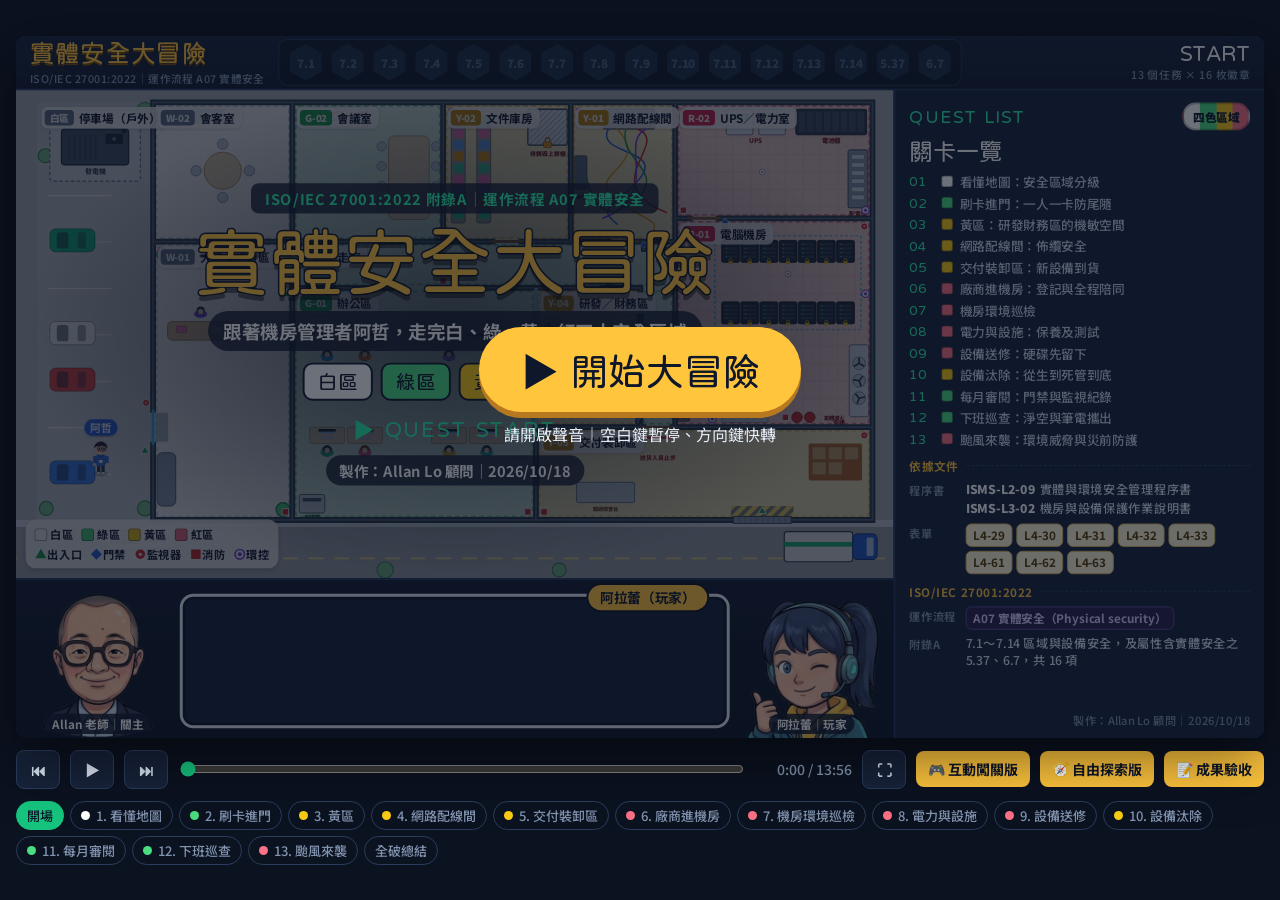
<file: zone-quest/index.html>
<!doctype html>
<meta charset="utf-8">
<meta name="viewport" content="width=device-width, initial-scale=1">
<title>實體安全大冒險</title>
<link rel="preconnect" href="https://fonts.googleapis.com">
<link rel="preconnect" href="https://fonts.gstatic.com" crossorigin>
<link rel="stylesheet" href="https://fonts.googleapis.com/css2?family=Huninn&family=Noto+Sans+TC:wght@400;500;700;900&display=swap">
<style>
/* 版面：1280×720 遊戲畫面。上方 HUD（標題＋16 枚附錄A徽章）、左側俯視平面圖（工程師走動）、右側任務卡、下方 RPG 對話框 */
:root {
  --hall: #0B1220;
  --hall-fg: #DCE7F5;
  --hall-dim: #8193AE;
  --hud: #111B2E;
  --panel: #14223A;
  --panel-2: #1B2D4B;
  --panel-line: #2B4166;
  --ink: #0F172A;
  --mint: #16C47F;
  --mint-hi: #2BF0A6;
  --teal: #0C7A63;
  --sun: #FFC53D;
  --alert: #F43F5E;
  --zw: #E2E8F0; --zg: #22C55E; --zy: #FACC15; --zr: #F43F5E;
  --f-display: 'Huninn', 'Noto Sans TC', 'WenQuanYi Zen Hei', sans-serif;
  --f-body: 'Noto Sans TC', 'WenQuanYi Zen Hei', 'PingFang TC', 'Microsoft JhengHei', sans-serif;
  color-scheme: dark;
}
[hidden] { display: none !important; }
html, body { height: 100%; }
body { margin: 0; background: var(--hall); color: var(--hall-fg); font-family: var(--f-body); }
* { box-sizing: border-box; }

/* ── 播放器外框 ── */
.player { min-height: 100%; display: flex; flex-direction: column; align-items: center; justify-content: center; gap: 12px; padding: 16px; }
.viewport { width: 100%; max-width: 1280px; aspect-ratio: 16 / 9; position: relative; overflow: hidden; border-radius: 10px; box-shadow: 0 20px 60px rgba(0,0,0,.5); background: var(--hud); }
#stage { position: absolute; left: 0; top: 0; width: 1280px; height: 720px; transform-origin: 0 0; overflow: hidden; background: var(--hud); }
.controls { width: 100%; max-width: 1280px; display: flex; align-items: center; gap: 10px; flex-wrap: wrap; }
.controls button { font: 600 15px var(--f-body); color: var(--hall-fg); background: #17233A; border: 1px solid #2B3D5E; border-radius: 8px; padding: 8px 12px; cursor: pointer; min-width: 44px; }
.controls button:hover { background: #20304E; }
.controls button:focus-visible, #seek:focus-visible, .chapters button:focus-visible { outline: 2px solid var(--mint-hi); outline-offset: 2px; }
#seek { flex: 1 1 200px; min-width: 0; accent-color: var(--mint); }
.controls a.game { font: 700 14px var(--f-body); color: var(--ink); background: var(--sun); border-radius: 8px; padding: 8px 12px; text-decoration: none; white-space: nowrap; }
#clock { font: 500 14px var(--f-body); color: var(--hall-dim); font-variant-numeric: tabular-nums; min-width: 96px; text-align: right; }
.chapters { width: 100%; max-width: 1280px; display: flex; flex-wrap: wrap; gap: 6px; }
.chapters button { font: 500 13px var(--f-body); color: var(--hall-dim); background: transparent; border: 1px solid #2B3D5E; border-radius: 999px; padding: 4px 10px; cursor: pointer; display: inline-flex; align-items: center; gap: 6px; }
.chapters button i { width: 9px; height: 9px; border-radius: 50%; display: inline-block; }
.chapters button.on { color: var(--ink); background: var(--mint); border-color: var(--mint); }
.start { position: absolute; inset: 0; display: flex; flex-direction: column; align-items: center; justify-content: center; gap: 10px; background: rgba(11,18,32,.6); border: 0; cursor: pointer; color: #fff; font-family: var(--f-display); }
.start b { font-size: clamp(20px, 4vw, 38px); font-weight: 400; background: var(--sun); color: var(--ink); padding: .4em 1.1em; border-radius: 999px; box-shadow: 0 6px 0 #B7791F; }
.start span { font: 400 clamp(12px, 1.6vw, 16px) var(--f-body); color: #E5EDF8; }
body.render .player { padding: 0; display: block; }
body.render .viewport { width: 1280px; height: 720px; max-width: none; border-radius: 0; box-shadow: none; }
body.render .controls, body.render .chapters, body.render .start { display: none; }

/* ── HUD ── */
.hud { position: absolute; left: 0; top: 0; width: 1280px; height: 56px; display: flex; align-items: center; gap: 14px; padding: 0 14px; background: linear-gradient(180deg, #16223A, #0F192B); border-bottom: 2px solid #22375A; }
.logo { display: flex; flex-direction: column; line-height: 1.05; min-width: 214px; }
.logo b { font: 400 25px var(--f-display); color: var(--sun); letter-spacing: .04em; text-shadow: 0 2px 0 #7A4A00; }
.logo small { font: 500 11px var(--f-body); color: var(--hall-dim); letter-spacing: .06em; margin-top: 3px; }
.badges { display: flex; gap: 5px; padding: 4px 8px; border-radius: 10px; background: rgba(0,0,0,.25); border: 1px solid #22375A; }
.badges.hl { box-shadow: 0 0 0 3px var(--sun), 0 0 22px rgba(255,197,61,.6); }
.bdg { width: 38px; height: 38px; position: relative; display: flex; align-items: center; justify-content: center; font: 900 12px var(--f-body); color: #4B5D7C; font-variant-numeric: tabular-nums;
  clip-path: polygon(50% 0, 93% 25%, 93% 75%, 50% 100%, 7% 75%, 7% 25%); background: #1C2A44; }
.bdg.got { color: #3B2A00; background: linear-gradient(160deg, #FFE48A, #FFC53D 55%, #E39B0B); }
.bdg.got.wide { font-size: 11px; }
.qcount { margin-left: auto; text-align: right; font: 400 22px var(--f-display); color: #fff; line-height: 1.05; }
.qcount small { display: block; font: 500 11px var(--f-body); color: var(--hall-dim); letter-spacing: .08em; }

/* ── 地圖 ── */
.map { position: absolute; left: 0; top: 56px; width: 900px; height: 500px; overflow: hidden; background: #C9D0D4; }
#world { position: absolute; left: 0; top: 0; width: 900px; height: 500px; display: block; }
.ov { position: absolute; left: 0; top: 0; width: 900px; height: 500px; pointer-events: none; }
.rl { position: absolute; left: 0; top: 0; display: flex; align-items: center; gap: 5px; font: 700 12px/1 var(--f-body); color: var(--ink); background: rgba(255,255,255,.88); border-radius: 6px; padding: 3px 7px 3px 3px; white-space: nowrap; box-shadow: 0 1px 3px rgba(0,0,0,.18); }
.rl i { font-style: normal; font: 900 10px/1 var(--f-body); padding: 3px 5px; border-radius: 4px; color: #fff; }
.rl.W i { background: #64748B; } .rl.G i { background: #16A34A; } .rl.Y i { background: #CA8A04; } .rl.R i { background: #E11D48; }
.tag { position: absolute; left: 0; top: 0; font: 700 11px/1 var(--f-body); color: #fff; padding: 3px 6px; border-radius: 999px; white-space: nowrap; transform-origin: 50% 100%; box-shadow: 0 1px 2px rgba(0,0,0,.3); }
.emo { position: absolute; left: 0; top: 0; width: 36px; height: 36px; display: flex; align-items: center; justify-content: center; background: #fff; border: 2.5px solid var(--ink); border-radius: 50%; font: 900 20px/1 var(--f-body); color: var(--alert); transform-origin: 50% 100%; }
.emo::after { content: ''; position: absolute; bottom: -7px; left: 50%; margin-left: -5px; border: 5px solid transparent; border-top-color: var(--ink); border-bottom: 0; }
.spark { position: absolute; left: 0; top: 0; width: 70px; height: 70px; margin: -35px 0 0 -35px; border-radius: 50%; border: 4px solid var(--mint-hi); }

.night { position: absolute; inset: 0; background: rgba(12,20,70,.55); pointer-events: none; }
.rain { position: absolute; inset: -40px; pointer-events: none; background-image: repeating-linear-gradient(105deg, rgba(200,225,255,0) 0 22px, rgba(200,225,255,.55) 22px 23.5px, rgba(200,225,255,0) 23.5px 46px); }
.rain.b { background-image: repeating-linear-gradient(105deg, rgba(220,235,255,0) 0 37px, rgba(220,235,255,.4) 37px 38px, rgba(220,235,255,0) 38px 70px); }

.loc { position: absolute; right: 10px; bottom: 10px; display: flex; align-items: center; gap: 8px; font: 700 14px var(--f-body); color: #fff; background: rgba(15,23,42,.86); border-radius: 10px; padding: 6px 10px; border-left: 6px solid var(--zg); }
.loc small { font-weight: 500; color: #B6C4DA; }
.toast { position: absolute; left: 50%; top: 18px; transform: translateX(-50%); font: 400 24px var(--f-display); padding: 8px 22px; border-radius: 12px; color: var(--ink); white-space: nowrap; border: 3px solid var(--ink); box-shadow: 0 4px 0 rgba(15,23,42,.45); }
.toast small { font: 700 14px var(--f-body); margin-left: 10px; }
.legend { position: absolute; left: 10px; bottom: 10px; display: flex; flex-direction: column; gap: 4px; background: rgba(255,255,255,.93); color: var(--ink); border-radius: 10px; padding: 7px 9px; font: 700 11.5px var(--f-body); transform-origin: 0 100%; box-shadow: 0 2px 6px rgba(0,0,0,.2); }
.legend .r { display: flex; gap: 8px; align-items: center; white-space: nowrap; }
.legend .z { display: inline-flex; align-items: center; gap: 3px; }
.legend .z b { width: 13px; height: 13px; border-radius: 3px; border: 1.5px solid rgba(0,0,0,.35); display: inline-block; }
.legend svg { width: 13px; height: 13px; vertical-align: -2px; }

/* 表單卡 */
.form { position: absolute; left: 516px; top: 12px; width: 372px; background: #FFFDF6; color: var(--ink); border-radius: 10px; border: 2px solid #1E293B; box-shadow: 0 10px 28px rgba(0,0,0,.35); overflow: hidden; transform-origin: 100% 0; }
.form.l { left: 12px; transform-origin: 0 0; }
.form .fh { display: flex; align-items: center; gap: 8px; padding: 8px 12px; background: #1E293B; color: #fff; }
.form .fh i { font: 900 11px var(--f-body); font-style: normal; background: var(--sun); color: var(--ink); padding: 3px 6px; border-radius: 4px; white-space: nowrap; }
.form .fh b { font: 700 15px var(--f-body); }
.form table { width: 100%; border-collapse: collapse; font: 500 12.5px/1.35 var(--f-body); }
.form td, .form th { border-bottom: 1px solid #E5E0D0; padding: 5px 8px; text-align: left; vertical-align: top; }
.form th { font-weight: 700; background: #F3EEDD; font-size: 11.5px; }
.form td.k { width: 118px; font-weight: 700; color: #475569; background: #FAF6EA; }
.form tr.bad td { background: #FFE4E6; color: #9F1239; font-weight: 700; }
.form tr.ok td:last-child { color: #047857; font-weight: 700; }
.form .ff { padding: 6px 12px; font: 700 11.5px var(--f-body); color: #475569; background: #F3EEDD; }
.form .stamp { position: absolute; right: 14px; bottom: 30px; font: 900 15px var(--f-body); color: #DC2626; border: 3px solid #DC2626; border-radius: 8px; padding: 3px 8px; transform: rotate(-10deg); background: rgba(255,255,255,.75); letter-spacing: .06em; }

/* 監視系統畫面 */
.cctv { position: absolute; right: 12px; top: 12px; width: 420px; background: #0B1220; border: 2px solid #334155; border-radius: 10px; padding: 8px; display: grid; grid-template-columns: 1fr 1fr; gap: 6px; box-shadow: 0 10px 28px rgba(0,0,0,.4); transform-origin: 100% 0; }
.cctv .h { grid-column: 1 / -1; display: flex; justify-content: space-between; font: 700 12px var(--f-body); color: #93C5FD; }
.cctv .h b { color: #F87171; }
.cctv .cam { position: relative; height: 112px; border-radius: 6px; overflow: hidden; background: #000; }
.cctv .cam svg { width: 100%; height: 100%; display: block; filter: grayscale(1) contrast(1.15) brightness(.95); }
.cctv .cam span { position: absolute; left: 5px; top: 4px; font: 700 10px var(--f-body); color: #fff; background: rgba(0,0,0,.55); padding: 1px 4px; border-radius: 3px; }
.cctv .cam em { position: absolute; right: 5px; bottom: 4px; font: 700 10px var(--f-body); font-style: normal; color: #FCA5A5; }
.log { position: absolute; right: 12px; top: 12px; width: 430px; background: #0B1220; color: #E2E8F0; border: 2px solid #334155; border-radius: 10px; overflow: hidden; box-shadow: 0 10px 28px rgba(0,0,0,.4); transform-origin: 100% 0; }
.log .h { padding: 7px 10px; font: 700 13px var(--f-body); color: #93C5FD; background: #111C33; display: flex; justify-content: space-between; }
.log table { width: 100%; border-collapse: collapse; font: 500 12.5px var(--f-body); font-variant-numeric: tabular-nums; }
.log td { padding: 5px 10px; border-top: 1px solid #1E293B; }
.log tr.alert td { background: rgba(244,63,94,.28); color: #fff; font-weight: 700; }

/* 任務完成 */
.clear { position: absolute; left: 50%; top: 42%; width: max-content; max-width: 860px; transform: translate(-50%, -50%); text-align: center; pointer-events: none; }
.clear b { display: block; font: 400 64px/1 var(--f-display); color: var(--sun); -webkit-text-stroke: 3px var(--ink); paint-order: stroke fill; letter-spacing: .04em; text-shadow: 0 6px 0 rgba(15,23,42,.5); }
.clear div { margin-top: 10px; display: inline-flex; gap: 8px; background: rgba(15,23,42,.88); padding: 8px 14px; border-radius: 12px; font: 700 16px var(--f-body); color: #fff; align-items: center; }
.clear .bdg { width: 44px; height: 44px; font-size: 13px; }

/* 開場與總結 */
.titleov { position: absolute; inset: 0; display: flex; flex-direction: column; align-items: center; justify-content: center; gap: 12px; text-align: center; background: radial-gradient(ellipse at center, rgba(11,18,32,.72), rgba(11,18,32,.25) 70%); }
.titleov h1 { margin: 0; font: 400 76px/1 var(--f-display); color: var(--sun); -webkit-text-stroke: 3px var(--ink); paint-order: stroke fill; text-shadow: 0 7px 0 rgba(0,0,0,.45); }
.titleov p { margin: 0; font: 700 19px var(--f-body); color: #fff; background: rgba(15,23,42,.8); padding: 7px 16px; border-radius: 999px; }
.titleov .zs { display: flex; gap: 8px; }
.titleov .zs span { font: 400 20px var(--f-display); padding: 6px 14px; border-radius: 10px; color: var(--ink); border: 2px solid var(--ink); }
.titleov .press { font: 400 22px var(--f-display); color: var(--mint-hi); letter-spacing: .1em; }
.titleov .kick { font: 700 15px var(--f-body); color: var(--mint-hi); letter-spacing: .06em; background: rgba(15,23,42,.8); padding: 5px 14px; border-radius: 8px; }
.titleov .by { font: 700 15px var(--f-body); color: #fff; background: rgba(15,23,42,.8); padding: 5px 14px; border-radius: 999px; }
.sumov .by { text-align: center; font: 700 13px var(--f-body); color: #B6C4DA; }
.sumov { position: absolute; inset: 0; background: rgba(11,18,32,.82); display: flex; flex-direction: column; justify-content: center; padding: 18px 22px; gap: 10px; }
.sumov h2 { margin: 0; font: 400 34px var(--f-display); color: var(--sun); text-align: center; }
.sumov table { width: 100%; border-collapse: separate; border-spacing: 0 5px; }
.sumov td { background: #F8FAFC; color: var(--ink); font: 500 13.5px/1.4 var(--f-body); padding: 8px 10px; }
.sumov td:first-child { border-radius: 8px 0 0 8px; width: 108px; font: 400 18px var(--f-display); }
.sumov td:last-child { border-radius: 0 8px 8px 0; width: 170px; font-weight: 900; color: #7A4A00; }
.sumov td:nth-child(3) { width: 150px; color: #334155; font-weight: 700; font-size: 12.5px; }
.sumov tr { transition: none; }
.sumov tr.hl td { background: #FFF7D6; }
.sumov .motto { text-align: center; font: 400 24px var(--f-display); color: var(--ink); background: var(--sun); border-radius: 12px; padding: 7px; margin: 2px 120px 0; }

/* ── 任務卡 ── */
.quest { position: absolute; left: 900px; top: 56px; width: 380px; height: 664px; background: var(--panel); border-left: 2px solid #22375A; padding: 12px 14px 10px; display: flex; flex-direction: column; gap: 7px; overflow: hidden; }
.qh { display: flex; align-items: center; justify-content: space-between; }
.qh .no { font: 400 18px var(--f-display); color: var(--mint-hi); letter-spacing: .08em; }
.zpill { font: 900 12px var(--f-body); color: var(--ink); padding: 4px 9px; border-radius: 999px; border: 2px solid rgba(0,0,0,.25); }
.quest h3 { margin: 0; font: 400 24px/1.2 var(--f-display); color: #fff; }
.meta { display: flex; flex-direction: column; gap: 3px; font: 500 12.5px/1.35 var(--f-body); color: #B6C4DA; }
.meta b { color: var(--sun); font-weight: 700; margin-right: 4px; }
.steps { display: flex; flex-direction: column; gap: 4px; margin: 0; padding: 0; list-style: none; }
.steps li { display: grid; grid-template-columns: 20px 1fr; gap: 8px; align-items: center; font: 500 13.5px/1.3 var(--f-body); color: #C9D6EA; padding: 3px 6px; border-radius: 7px; }
.steps li .cb { width: 19px; height: 19px; border-radius: 5px; border: 2px solid #4B6189; display: flex; align-items: center; justify-content: center; font: 900 14px/1 var(--f-body); color: var(--ink); }
.steps li.done { color: #fff; }
.steps li.done .cb { background: var(--mint); border-color: var(--mint); }
.steps li.now { background: rgba(43,240,166,.12); }
.sec { display: flex; align-items: center; gap: 8px; font: 700 12px var(--f-body); color: var(--sun); letter-spacing: .06em; margin-top: 2px; }
.sec::after { content: ''; flex: 1; border-top: 1px dashed var(--panel-line); }
.basis { display: flex; flex-direction: column; gap: 5px; }
.bl { display: grid; grid-template-columns: 52px 1fr; gap: 6px; align-items: start; }
.bl > i { font: 700 11.5px/20px var(--f-body); font-style: normal; color: var(--hall-dim); }
.bl p { margin: 0 0 2px; font: 500 12.5px/1.4 var(--f-body); color: #DCE7F5; }
.bl p b { color: #fff; font-weight: 900; margin-right: 4px; }
.bl p em { font-style: normal; color: var(--sun); font-weight: 700; margin-left: 4px; }
.ctl { padding: 6px 8px; border-radius: 8px; background: #12392F; border: 1px solid #1F6B55; }
.ctl b { display: block; font: 900 13.5px/1.3 var(--f-body); color: var(--mint-hi); }
.ctl p { margin: 2px 0 0; font: 500 11.5px/1.45 var(--f-body); color: #CFE9DF; }
.ctl.on { box-shadow: 0 0 0 2px var(--sun); }
.quest.tight { gap: 5px; }
.quest.tight h3 { font-size: 21px; }
.quest.tight .steps li { font-size: 12.5px; padding: 2px 6px; }
.quest.tight .bl p { font-size: 11.5px; line-height: 1.35; }
.quest.tight .ctl { padding: 4px 8px; }
.quest.tight .ctl p { font-size: 11px; line-height: 1.38; }
.quest.tight .chip { font-size: 11px; padding: 4px 6px; }
.credit { margin-top: auto; font: 500 11.5px var(--f-body); color: var(--hall-dim); text-align: right; }
.chips { display: flex; flex-wrap: wrap; gap: 4px; }
.chip { font: 700 12px/1 var(--f-body); padding: 5px 7px; border-radius: 6px; background: var(--panel-2); color: #DCE7F5; border: 1px solid var(--panel-line); white-space: nowrap; }
.chip.f { background: #FFF7D6; color: #5B3B00; border-color: #E8C35A; }
.chip.o { background: #2A1F4A; color: #D8CCFF; border-color: #5B4A9A; }
.qlist { display: flex; flex-direction: column; gap: 3px; }
.qlist div { display: grid; grid-template-columns: 26px 12px 1fr; gap: 7px; align-items: center; font: 500 13px var(--f-body); color: #C9D6EA; }
.qlist div b { font: 400 14px var(--f-display); color: var(--mint-hi); }
.qlist div i { width: 12px; height: 12px; border-radius: 3px; border: 1px solid rgba(0,0,0,.4); }
.blist { display: grid; grid-template-columns: 1fr 1fr; gap: 4px 8px; }
.blist div { display: grid; grid-template-columns: 34px 1fr; gap: 6px; align-items: center; font: 500 12.5px/1.25 var(--f-body); color: #DCE7F5; }
.blist .bdg { width: 32px; height: 32px; font-size: 10.5px; }

/* ── 對話框 ── */
.dlg { position: absolute; left: 0; top: 556px; width: 900px; height: 164px; background: linear-gradient(180deg, #0F1A2E, #0B1322); border-top: 2px solid #22375A; }
.pt { position: absolute; bottom: 0; width: 164px; height: 160px; }
#pA { left: 2px; } #pR { right: 2px; }
.pt .sprite { position: absolute; left: 0; right: 0; bottom: 0; height: 160px; transform-origin: 50% 100%; }
.pt .face { position: absolute; left: 50%; bottom: 0; height: 100%; width: auto; transform: translateX(-50%); user-select: none; }
.pt .nm { position: absolute; bottom: 4px; left: 50%; transform: translateX(-50%); font: 700 12px var(--f-body); color: #fff; background: rgba(15,23,42,.85); padding: 2px 8px; border-radius: 999px; white-space: nowrap; }
.box { position: absolute; left: 168px; right: 168px; top: 14px; bottom: 10px; border: 3px solid #E2E8F0; border-radius: 14px; background: rgba(20,34,58,.96); padding: 12px 16px 8px; box-shadow: inset 0 0 0 3px #0B1322; }
.box .who { position: absolute; top: -14px; left: 18px; font: 700 14px var(--f-body); color: var(--ink); background: var(--mint-hi); padding: 3px 12px; border-radius: 999px; border: 2px solid #0B1322; }
.box.R .who { left: auto; right: 18px; background: var(--sun); }
.box .txt { font: 400 21px/1.48 var(--f-display); color: #fff; text-wrap: pretty; }
.box .more { position: absolute; right: 16px; bottom: 6px; color: var(--sun); font-size: 16px; }
.progress { position: absolute; left: 0; bottom: 0; height: 5px; background: var(--sun); width: 0; z-index: 5; }
</style>

<div class="player">
  <div class="viewport" id="viewport">
    <div id="stage">
      <header class="hud">
        <div class="logo"><b>實體安全大冒險</b><small>ISO/IEC 27001:2022｜運作流程 A07 實體安全</small></div>
        <div class="badges" id="badges" aria-label="附錄A控制徽章"></div>
        <div class="qcount" id="qcount"></div>
      </header>
      <div class="map" id="map">
        <svg id="world" viewBox="0 0 900 500" aria-label="安全區域平面圖"><g id="cam"><g id="wc"></g></g></svg>
        <div class="night" id="night"></div>
        <div class="ov" id="labels"></div>
        <div class="rain" id="rain"></div><div class="rain b" id="rain2"></div>
        <div class="ov" id="tags"></div>
        <div class="loc" id="loc"></div>
        <div class="toast" id="toast"></div>
        <div class="legend" id="legend"></div>
        <div class="cctv" id="cctv"></div>
        <div class="log" id="log"></div>
        <div class="form" id="form"></div>
        <div class="titleov" id="titleov"></div>
        <div class="sumov" id="sumov"></div>
        <div class="clear" id="clear"></div>
      </div>
      <aside class="quest" id="quest"></aside>
      <footer class="dlg">
        <div class="pt" id="pA"></div>
        <div class="pt" id="pR"></div>
        <div class="box A" id="dlgbox"><div class="who" id="who"></div><div class="txt" id="txt"></div><div class="more" id="more">▼</div></div>
      </footer>
      <div class="progress" id="prog"></div>
    </div>
    <button class="start" id="start" type="button"><b>▶ 開始大冒險</b><span>請開啟聲音｜空白鍵暫停、方向鍵快轉</span></button>
  </div>
  <div class="controls">
    <button id="prev" type="button" aria-label="上一關">⏮</button>
    <button id="play" type="button" aria-label="播放或暫停">▶</button>
    <button id="next" type="button" aria-label="下一關">⏭</button>
    <input id="seek" type="range" min="0" max="1000" value="0" aria-label="播放進度">
    <span id="clock">0:00 / 0:00</span>
    <button id="fs" type="button" aria-label="全螢幕">⛶</button>
    <a class="game" href="../zone-game/index.html">🎮 互動闖關版</a>
    <a class="game" href="../zone-explore/index.html">🧭 自由探索版</a>
    <a class="game" href="../zone-exam/index.html">📝 成果驗收</a>
  </div>
  <div class="chapters" id="chapters"></div>
  <audio id="audio" src="narration.mp3" preload="auto"></audio>
</div>

<script src="../shared/zone-world.js" charset="utf-8"></script>
<script src="scenes.js" charset="utf-8"></script>
<script src="timing.js" charset="utf-8"></script>
<script>
(() => {
'use strict';
const $ = (s, r = document) => r.querySelector(s);
const clamp = (v, a = 0, b = 1) => Math.max(a, Math.min(b, v));
const ease = p => 1 - Math.pow(1 - p, 3);
const lerp = (a, b, p) => a + (b - a) * p;
const esc = s => String(s).replace(/[&<>"]/g, c => ({ '&': '&amp;', '<': '&lt;', '>': '&gt;', '"': '&quot;' }[c]));
const RENDER = location.hash === '#render';
if (RENDER) document.body.classList.add('render');

/* 尚未產生旁白時，以字數估算時間軸（方便預覽） */
const TL = typeof TIMING !== 'undefined' ? TIMING : (() => {
  let t = 0;
  return QUESTS.map(sc => {
    const start = t; t += 0.8;
    const lines = sc.lines.map((l, i) => { if (i) t += 0.35; const a = t; t += Math.max(2.2, l.t.length * 0.215); return [+a.toFixed(3), +t.toFixed(3)]; });
    t += 1.0;
    return { start, end: t, lines };
  });
})();

/* 場所、表單、角色與平面圖繪製：見 ../shared/zone-world.js */
const { ZONES, ROOMS, WALLS, GLASS, DOORS, MARKS, NODES, EDGES, ADJ, route, CAMS, BOUNDS, ANNEX, ANNEX_TEXT, OPS, OPS_EN, CREDIT, ANNEX_ORDER, DOCS, FORMS, SKIN, ACTORS, ITEMS, LEGEND_SVG, buildWorld, actorSVG, roomAt } = ZW;

/* ═════════════════════ 4. 依腳本建立時間軸（角色軌跡、旗標、鏡頭） ═════════════════════ */
const SPEED = 150, RUN = 270, GAP = 34;
const FLAG0 = { wb: 0, hud: 0, hl: '', legend: 0, gatealarm: 0, glasshl: 0, blinds: 0, cables: 0, labels: 0, truck: 0, box: 0, boxopen: 0, newsrv: 0, junk: 0, junkhl: 0, sophl: 0,
  upstest: 0, gen: 0, nasfail: 0, nasgone: 0, cage: 0, cctv: 0, log: 0, logalert: 0, night: 0, messy: 0, messyhl: 0, printer: 0, rain: 0, sensors: 0, sandbag: 0, sum: 0, sumrow: 0 };
const nearestNode = p => Object.keys(NODES).reduce((b, k) => (Math.hypot(NODES[k][0] - p[0], NODES[k][1] - p[1]) < Math.hypot(NODES[b][0] - p[0], NODES[b][1] - p[1]) ? k : b), 'car');

let state = { a: {}, f: { ...FLAG0 }, cam: 'all' };
for (const id in ACTORS) state.a[id] = { node: id === 'eng' ? 'car' : 'car', vis: false, item: '', name: ACTORS[id].name };

function posOf(tr, t) {
  let e = null;
  for (const ev of tr.ev) { if (ev.t0 <= t) e = ev; else break; }
  if (!e) return tr.ev[0].p;
  if (e.type === 'tp') return e.p;
  if (e.type === 'move') {
    const d = Math.min(e.len, (t - e.t0) * e.sp);
    return atArc(e.pts, e.cum, d);
  }
  // 跟隨：沿著帶頭者走過的路徑，保持固定距離
  const L = e.leader;
  const a = Math.max(arcOf(L, t) - GAP, e.a0);
  const hp = histAt(L, a);
  const k = ease(clamp((t - e.t0) / 0.6));
  return [lerp(e.p0[0], hp[0], k), lerp(e.p0[1], hp[1], k)];
}
function atArc(pts, cum, d) {
  let i = 1; while (i < pts.length - 1 && cum[i] < d) i++;
  const s = cum[i] - cum[i - 1], p = s ? (d - cum[i - 1]) / s : 1;
  return [lerp(pts[i - 1][0], pts[i][0], clamp(p)), lerp(pts[i - 1][1], pts[i][1], clamp(p))];
}
function arcOf(tr, t) {
  let a = 0;
  for (const ev of tr.ev) {
    if (ev.type !== 'move') continue;
    if (ev.t0 > t) break;
    a = ev.a0 + Math.min(ev.len, (t - ev.t0) * ev.sp);
  }
  return a;
}
function histAt(tr, a) {
  const h = tr.hist;
  if (a <= h[0][2]) return [h[0][0], h[0][1]];
  for (let i = 1; i < h.length; i++) if (h[i][2] >= a) {
    const s = h[i][2] - h[i - 1][2], p = s ? (a - h[i - 1][2]) / s : 1;
    return [lerp(h[i - 1][0], h[i][0], p), lerp(h[i - 1][1], h[i][1], p)];
  }
  const z = h[h.length - 1]; return [z[0], z[1]];
}
const valAt = (list, t) => { let v = list[0][1], t0 = list[0][0]; for (const [tt, vv] of list) { if (tt <= t) { v = vv; t0 = tt; } else break; } return [v, t0]; };

const model = QUESTS.map((sc, si) => {
  const T = TL[si];
  const m = { sc, T, si, tr: {}, flags: {}, cam: [[T.start, state.cam]], fx: [], formAt: [], warn: [] };
  for (const id in ACTORS) {
    const s = state.a[id], p = NODES[s.node];
    m.tr[id] = { ev: [{ type: 'tp', t0: T.start, p }], hist: [[p[0], p[1], 0]], arc: 0, end: T.start, node: s.node,
      vis: [[T.start, s.vis]], item: [[T.start, s.item]], name: [[T.start, s.name]], emo: [], follow: null };
  }
  for (const k in state.f) m.flags[k] = [[T.start, state.f[k]]];
  const pushSorted = (list, e) => { list.push(e); list.sort((a, b) => a[0] - b[0]); };
  const tpAt = (tr, t, p, node) => {
    tr.ev.push({ type: 'tp', t0: t, p }); tr.ev.sort((a, b) => a.t0 - b.t0);
    tr.hist.push([p[0], p[1], tr.arc]); tr.end = Math.max(tr.end, t); tr.node = node;
  };
  const unfollow = (tr, t) => { if (!tr.follow) return; const p = posOf(tr, t); tr.follow = null; tpAt(tr, t, p, nearestNode(p)); };
  function run(act, base) {
    let at = base, s = act;
    const mm = act.match(/^(.*)@([a-z]\w*)?(\+?[\d.]+)?$/);
    if (mm && (mm[2] || mm[3])) { s = mm[1]; at = (mm[2] ? Math.max(base, m.tr[mm[2]].end) : base) + (mm[3] ? +mm[3] : 0); }
    let r;
    if ((r = s.match(/^cam:(.+)$/))) { pushSorted(m.cam, [at, r[1]]); return; }
    if ((r = s.match(/^\$(\w+)=(.*)$/))) { const v = r[2] === '' ? '' : isNaN(+r[2]) ? r[2] : +r[2]; pushSorted(m.flags[r[1]] || (m.flags[r[1]] = [[T.start, '']]), [at, v]); return; }
    if ((r = s.match(/^(\w+)(>>?)(\w+)$/))) {
      const tr = m.tr[r[1]], t0 = Math.max(at, tr.end);
      unfollow(tr, t0);
      const nodes = route(tr.node, r[3]), pts = nodes.map(n => NODES[n]);
      const cum = [0]; for (let i = 1; i < pts.length; i++) cum.push(cum[i - 1] + Math.hypot(pts[i][0] - pts[i - 1][0], pts[i][1] - pts[i - 1][1]));
      const len = cum[cum.length - 1], sp = r[2] === '>>' ? RUN : SPEED;
      tr.ev.push({ type: 'move', t0, t1: t0 + len / sp, pts, cum, len, sp, a0: tr.arc }); tr.ev.sort((a, b) => a.t0 - b.t0);
      for (let i = 1; i < pts.length; i++) tr.hist.push([pts[i][0], pts[i][1], tr.arc + cum[i]]);
      tr.arc += len; tr.end = t0 + len / sp; tr.node = r[3];
      if (!tr.vis.some(v => v[0] <= t0 && v[1])) pushSorted(tr.vis, [t0, true]);
      return;
    }
    if ((r = s.match(/^(\w+)=(\w+)$/))) { const tr = m.tr[r[1]]; unfollow(tr, at); tpAt(tr, at, NODES[r[2]], r[2]); pushSorted(tr.vis, [at, true]); if (at > T.start + 0.05) m.fx.push([at, r[1]]); return; }
    if ((r = s.match(/^(\w+):(show|hide)$/))) { pushSorted(m.tr[r[1]].vis, [at, r[2] === 'show']); return; }
    if ((r = s.match(/^(\w+)\.item=(\w*)$/))) { pushSorted(m.tr[r[1]].item, [at, r[2]]); return; }
    if ((r = s.match(/^(\w+)\.name=(.+)$/))) { pushSorted(m.tr[r[1]].name, [at, r[2]]); return; }
    if ((r = s.match(/^(\w+)!(.+)$/))) { m.tr[r[1]].emo.push([at, r[2]]); return; }
    if ((r = s.match(/^(\w+)~(\w*)$/))) {
      const tr = m.tr[r[1]];
      if (!r[2]) { unfollow(tr, at); return; }
      const L = m.tr[r[2]];
      tr.ev.push({ type: 'follow', t0: at, leader: L, p0: posOf(tr, at), a0: Math.max(0, arcOf(L, at) - GAP) }); tr.ev.sort((a, b) => a.t0 - b.t0);
      tr.follow = L; return;
    }
    throw new Error('bad action: ' + act);
  }
  for (const a of sc.init || []) run(a, T.start);
  sc.lines.forEach((l, li) => { for (const a of l.do || []) run(a, T.lines[li][0]); });
  // 場景結束時的狀態，交給下一關
  const next = { a: {}, f: {}, cam: m.cam[m.cam.length - 1][1] };
  for (const id in ACTORS) {
    const tr = m.tr[id];
    if (tr.follow) unfollow(tr, T.end);
    if (tr.end > T.end + 0.05) m.warn.push(`${id} 在場景結束時仍在移動 (+${(tr.end - T.end).toFixed(1)}s)`);
    next.a[id] = { node: tr.node, vis: valAt(tr.vis, 1e9)[0], item: valAt(tr.item, 1e9)[0], name: valAt(tr.name, 1e9)[0] };
  }
  for (const k in m.flags) next.f[k] = valAt(m.flags[k], 1e9)[0];
  state = next;
  // 任務步驟、表單、完成時間
  m.kAt = []; let k = 0;
  sc.lines.forEach((l, li) => { if (l.k != null && l.k > k) { k = l.k; m.kAt.push([T.lines[li][0], k]); } });
  m.clearAt = null;
  sc.lines.forEach((l, li) => { if (l.clear && m.clearAt == null) m.clearAt = T.lines[li][0]; });
  sc.lines.forEach((l, li) => {
    if (!l.form) return;
    const prev = sc.lines[li - 1];
    const startT = prev && prev.form === l.form ? m.formAt[m.formAt.length - 1].a : T.lines[li][0];
    if (prev && prev.form === l.form) m.formAt[m.formAt.length - 1].b = T.lines[li][1]; else m.formAt.push({ id: l.form, a: startT, b: T.lines[li][1] });
  });
  // 工程師所在區域（進入新區域時顯示提示）
  m.zoneAt = []; let lastZ = null;
  for (let t = T.start; t <= T.end; t += 0.1) {
    const rm = roomAt(posOf(m.tr.eng, t));
    const key = rm ? rm.z + rm.code : '';
    if (key !== lastZ) { m.zoneAt.push([t, rm]); lastZ = key; }
  }
  return m;
});
model.forEach(m => m.warn.forEach(w => console.warn(`場景 ${m.si}：${w}`)));
const TOTAL = TL[TL.length - 1].end;
const BADGE_AT = {};
for (const m of model) if (m.clearAt != null) for (const c of m.sc.annex || []) if (BADGE_AT[c] == null) BADGE_AT[c] = m.clearAt + 0.9;

/* ═════════════════════ 5. 建立畫面元素 ═════════════════════ */
$('#wc').innerHTML = buildWorld();
const W = id => document.getElementById(id);
const AC = {};
for (const id in ACTORS) {
  const g = W('ac-' + id);
  AC[id] = { g, flip: $('.flip', g), bob: $('.bob', g), legL: $('.legL', g), legR: $('.legR', g), armB: $('.armB', g), armF: $('.armF', g), item: $('.item', g), curItem: null, shown: null };
}
const doorEls = {};
for (const d of DOORS) doorEls[d.id] = { g: W('d-' + d.id), rd: d.rd ? W('rd-' + d.id) : null, d };

// 房間標籤
const labelsEl = $('#labels'), tagsEl = $('#tags');
const RL = ROOMS.filter(r => !r.nolabel).map(rm => {
  const el = document.createElement('div');
  el.className = 'rl ' + rm.z;
  el.innerHTML = `<i>${rm.out ? '白區' : esc(rm.code)}</i>${esc(rm.name)}`;
  labelsEl.appendChild(el);
  const anchor = rm.id === 'S' ? [120, 730] : [rm.r[0] + 8, rm.r[1] + 8];
  return { el, anchor, rm };
});
// 角色名牌與表情
for (const id in ACTORS) {
  const tag = document.createElement('div'); tag.className = 'tag'; tag.style.background = ACTORS[id].tag; tagsEl.appendChild(tag);
  const emo = document.createElement('div'); emo.className = 'emo'; tagsEl.appendChild(emo);
  Object.assign(AC[id], { tag, emo, tagTxt: '' });
}
const sparks = [0, 1, 2].map(() => { const s = document.createElement('div'); s.className = 'spark'; tagsEl.appendChild(s); return s; });

// HUD 徽章
const badgesEl = $('#badges');
const BD = {};
for (const c of ANNEX_ORDER) { const b = document.createElement('div'); b.className = 'bdg' + (c.length > 3 ? ' wide' : ''); b.textContent = c; b.title = `${c} ${ANNEX[c]}`; badgesEl.appendChild(b); BD[c] = b; }

// 圖例（依 L4-29）
$('#legend').innerHTML = `<div class="r">${'WGYR'.split('').map(z => `<span class="z"><b style="background:${ZONES[z].fill === '#FFFFFF' ? '#fff' : ZONES[z].chip}"></b>${ZONES[z].name}</span>`).join('')}</div>
  <div class="r"><span>${LEGEND_SVG.ent}出入口</span><span>${LEGEND_SVG.acc}門禁</span><span>${LEGEND_SVG.cam}監視器</span><span>${LEGEND_SVG.fire}消防</span><span>${LEGEND_SVG.env}環控</span></div>`;

// 監視畫面：直接引用平面圖即時內容
const CCTV_VIEWS = [['CAM-01 大廳閘門', '330 200 220 140'], ['CAM-05 R-01 機房門口', '1040 360 200 128'], ['CAM-06 R-01 機櫃走道', '1170 220 260 166'], ['CAM-07 交付裝卸區', '900 570 360 230']];
$('#cctv').innerHTML = `<div class="h"><span>監視系統｜保存 6 個月｜指定人員存取</span><b>● REC</b></div>` + CCTV_VIEWS.map(([n, vb]) => `<div class="cam"><svg viewBox="${vb}" preserveAspectRatio="xMidYMid slice"><use href="#wc"/></svg><span>${n}</span><em>2026/10/19 14:32:05</em></div>`).join('');
$('#log').innerHTML = `<div class="h"><span>門禁紀錄審閱｜2026 年 9 月</span><span>月報</span></div><table>
  <tr><td>09/03 08:52</td><td>G 閘門</td><td>阿哲</td><td>通過</td></tr>
  <tr><td>09/11 13:20</td><td>R-01</td><td>原廠王○○（陪同：阿哲）</td><td>登記</td></tr>
  <tr><td>09/18 21:47</td><td>Y-04</td><td>未授權卡</td><td>拒絕 ×3</td></tr>
  <tr id="logbad"><td>09/27 02:13</td><td>R-01</td><td>林○○（已離職）</td><td>通過！</td></tr>
  <tr><td>09/29 10:05</td><td>G 閘門</td><td>尾隨偵測告警</td><td>已處理</td></tr></table>`;

// 表單卡
function formHTML(id) {
  const f = FORMS[id];
  let body;
  if (f.kv) body = `<table>${f.kv.map(([k, v]) => `<tr class="fr"><td class="k">${esc(k)}</td><td>${esc(v)}</td></tr>`).join('')}</table>`;
  else body = `<table><tr>${f.head.map(h => `<th>${esc(h)}</th>`).join('')}</tr>${f.rows.map(r => r.c ? `<tr class="fr bad">${r.c.map(c => `<td>${esc(c)}</td>`).join('')}</tr>` : `<tr class="fr${f.check ? ' ok' : ''}">${r.map(c => `<td>${esc(c)}</td>`).join('')}</tr>`).join('')}</table>`;
  return `<div class="fh"><i>${esc(f.no)}</i><b>${esc(f.name)}</b></div>${body}${f.foot ? `<div class="ff">${esc(f.foot)}</div>` : ''}${f.stamp ? `<div class="stamp">${esc(f.stamp)}</div>` : ''}`;
}
const formEl = $('#form');
let curForm = null, formRows = [], formStamp = null;

// 任務卡
const zoneColor = z => z === 'ALL' ? 'linear-gradient(90deg,#fff 0 25%,#4ADE80 25% 50%,#FACC15 50% 75%,#FB7185 75%)' : ZONES[z].chip;
const zoneName = z => z === 'ALL' ? '白・綠・黃・紅' : `${ZONES[z].name}｜${ZONES[z].full}`;
const docChip = (s, cls) => `<span class="chip ${cls}">${esc(s)}</span>`;
// 依文件分組：「L2-09 §5.3.3」「L2-09 §5.5」→ ISMS-L2-09 實體與環境安全管理程序書 §5.3.3、§5.5
function procLines(list) {
  const g = new Map();
  for (const p of list) { const [code, ...rest] = p.split(' '); if (!g.has(code)) g.set(code, []); if (rest.length) g.get(code).push(rest.join(' ')); }
  return [...g].map(([code, secs]) => `<p><b>ISMS-${esc(code)}</b>${esc(DOCS[code] || '')}${secs.length ? `<em>${esc(secs.join('、'))}</em>` : ''}</p>`).join('');
}
function questHTML(sc) {
  if (sc.type === 'title') return `<div class="qh"><span class="no">QUEST LIST</span><span class="zpill" style="background:${zoneColor('ALL')}">四色區域</span></div>
    <h3>關卡一覽</h3><div class="qlist">${QUESTS.filter(q => q.type === 'quest').map(q => `<div><b>${String(q.no).padStart(2, '0')}</b><i style="background:${q.zone === 'ALL' ? '#fff' : ZONES[q.zone].chip}"></i><span>${esc(q.title)}</span></div>`).join('')}</div>
    <div class="sec">依據文件</div><div class="basis"><div class="bl"><i>程序書</i><div>${procLines(['L2-09', 'L3-02'])}</div></div>
      <div class="bl"><i>表單</i><div class="chips">${['L4-29', 'L4-30', 'L4-31', 'L4-32', 'L4-33', 'L4-61', 'L4-62', 'L4-63'].map(f => docChip(f, 'f')).join('')}</div></div></div>
    <div class="sec">ISO/IEC 27001:2022</div><div class="basis"><div class="bl"><i>運作流程</i><div class="chips">${docChip(`A07 ${OPS.A07}（${OPS_EN.A07}）`, 'o')}</div></div>
      <div class="bl"><i>附錄A</i><div><p>7.1～7.14 區域與設備安全，及屬性含實體安全之 5.37、6.7，共 16 項</p></div></div></div>
    <div class="credit">${esc(CREDIT)}</div>`;
  if (sc.type === 'summary') return `<div class="qh"><span class="no">ALL CLEAR</span><span class="zpill" style="background:var(--sun)">16 / 16</span></div>
    <h3>附錄A 徽章總覽</h3><div class="sec">運作流程：A07 實體安全</div><div class="blist">${ANNEX_ORDER.map(c => `<div><span class="bdg got${c.length > 3 ? ' wide' : ''}">${c}</span><span>${esc(ANNEX[c])}</span></div>`).join('')}</div>
    <div class="credit">${esc(CREDIT)}</div>`;
  return `<div class="qh"><span class="no">QUEST ${String(sc.no).padStart(2, '0')}</span><span class="zpill" style="background:${zoneColor(sc.zone)}">${esc(zoneName(sc.zone))}</span></div>
    <h3>${esc(sc.title)}</h3>
    <div class="meta"><span><b>地點</b>${esc(sc.place)}</span><span><b>頻率</b>${esc(sc.freq)}</span></div>
    <div class="sec">作業步驟</div>
    <ul class="steps">${sc.steps.map(s => `<li><span class="cb"></span><span>${esc(s)}</span></li>`).join('')}</ul>
    <div class="sec">依據文件</div>
    <div class="basis">
      <div class="bl"><i>程序書</i><div>${procLines(sc.proc)}</div></div>
      ${sc.forms.length ? `<div class="bl"><i>表單</i><div class="chips">${sc.forms.map(f => docChip(`${f} ${DOCS[f] || ''}`, 'f')).join('')}</div></div>` : ''}
    </div>
    <div class="sec">ISO/IEC 27001:2022</div>
    <div class="basis">
      <div class="bl"><i>運作流程</i><div class="chips">${(sc.ops || ['A07']).map(o => docChip(`${o} ${OPS[o]}`, 'o')).join('')}</div></div>
      ${sc.annex.map(a => `<div class="ctl" data-a="${a}"><b>附錄A ${a} ${esc(ANNEX[a])}</b><p>${esc(ANNEX_TEXT[a])}</p></div>`).join('')}
    </div>`;
}
const questEl = $('#quest');

// 開場與總結畫面
$('#titleov').innerHTML = `<div class="kick">ISO/IEC 27001:2022 附錄A｜運作流程 A07 實體安全</div><h1>實體安全大冒險</h1><p>跟著機房管理者阿哲，走完白、綠、黃、紅四大安全區域</p>
  <div class="zs">${'WGYR'.split('').map(z => `<span style="background:${z === 'W' ? '#fff' : ZONES[z].chip}">${ZONES[z].name}</span>`).join('')}</div><div class="press">▶ QUEST START</div><div class="by">${esc(CREDIT)}</div>`;
const SUMROWS = [
  ['W', '訪客登記、配戴訪客證、可疑人員通報；不放資訊設施', '—', '7.1　7.2'],
  ['G', '刷卡進入防尾隨、桌面／螢幕淨空、監視紀錄月審閱、筆電攜出', 'L4-61', '7.2　7.4　7.7　7.9　6.7'],
  ['Y', '獨立門禁、主管核准陪同、防窺空間、佈纜、交付裝卸、待銷毀上鎖', 'L4-32　L4-61　L4-62', '7.3　7.12　7.2　7.14'],
  ['R', '授權名單、進出登記陪同、連網申請、環境巡檢、保養測試、送修、天災防護', 'L4-30　L4-31　L4-33　L4-63', '7.6　7.8　7.10　7.11　7.13　5.37　7.5'],
];
$('#sumov').innerHTML = `<h2>全破！區域 × 作業 × 表單 × 附錄A</h2><table>${SUMROWS.map(([z, a, f, c], i) => `<tr data-i="${i}"><td style="background:${z === 'W' ? '#fff' : ZONES[z].chip}">${ZONES[z].name}</td><td>${esc(a)}</td><td>${esc(f)}</td><td>${esc(c)}</td></tr>`).join('')}</table>
  <div class="motto">由外而內 ‧ 由人到物 ‧ 從生到死</div><div class="by">依據 ISMS-L2-09、ISMS-L3-02 及 L4 表單｜ISO/IEC 27001:2022 附錄A｜${esc(CREDIT)}</div>`;

// 對話框頭像（沿用主課程角色圖層）
const FACES = { A: ['smile', 'laugh', 'think', 'confused', 'wow', 'point', 'wink', 'talk'], R: ['wink', 'laugh', 'think', 'wow', 'confused', 'talk', 'cry', 'excited'] };
const IDLE = { A: 'smile', R: 'wink' }, TALK = { A: ['talk', 'smile'], R: ['talk', 'excited'] };
const P = {};
for (const s of ['A', 'R']) {
  const el = W('p' + s);
  el.innerHTML = `<div class="sprite">${FACES[s].map(f => `<img class="face" data-f="${f}" src="../assets/chars/${s === 'A' ? 'allan' : 'arale'}_${f}.webp" alt="" draggable="false">`).join('')}</div><div class="nm">${s === 'A' ? 'Allan 老師｜關主' : '阿拉蕾｜玩家'}</div>`;
  P[s] = { el, sprite: $('.sprite', el), faces: {}, cur: '' };
  el.querySelectorAll('.face').forEach(img => { P[s].faces[img.dataset.f] = img; img.hidden = true; });
}
function showFace(c, f) { if (!c.faces[f]) f = Object.keys(c.faces)[0]; if (c.cur === f) return; if (c.cur) c.faces[c.cur].hidden = true; c.faces[f].hidden = false; c.cur = f; }

/* ═════════════════════ 6. 逐格繪製 renderAt(t) ═════════════════════ */
const cache = new Map();
function setA(el, k, v) { const key = el; let o = cache.get(key); if (!o) cache.set(key, o = {}); if (o[k] === v) return; o[k] = v; el.setAttribute(k, v); }
function setS(el, k, v) { let o = cache.get(el); if (!o) cache.set(el, o = {}); if (o['s:' + k] === v) return; o['s:' + k] = v; el.style[k] = v; }
const show = (el, on) => setS(el, 'display', on ? '' : 'none');

function camSpec(m, spec, t) {
  if (CAMS[spec]) return CAMS[spec];
  let r;
  if ((r = spec.match(/^(\w+)(?:\/([\d.]+))?$/)) && m.tr[r[1]]) { const p = posOf(m.tr[r[1]], t); return { x: p[0], y: p[1] - 20, z: r[2] ? +r[2] : 1.3 }; }
  const [x, y, z] = spec.split(',').map(Number); return { x, y, z };
}
function camAt(m, t) {
  let i = 0; while (i + 1 < m.cam.length && m.cam[i + 1][0] <= t) i++;
  const cur = camSpec(m, m.cam[i][1], t);
  if (i === 0 && m.si === 0) return cur;
  const prevSpec = i > 0 ? m.cam[i - 1][1] : (model[m.si - 1] ? model[m.si - 1].cam[model[m.si - 1].cam.length - 1][1] : m.cam[0][1]);
  const prevM = i > 0 ? m : model[m.si - 1] || m;
  const prv = camSpec(prevM, prevSpec, Math.min(t, prevM.T.end));
  const k = ease(clamp((t - m.cam[i][0]) / 1.4));
  // 縮放用對數內插，移動較平順
  return { x: lerp(prv.x, cur.x, k), y: lerp(prv.y, cur.y, k), z: Math.exp(lerp(Math.log(prv.z), Math.log(cur.z), k)) };
}
function clampCam(c) {
  const hw = 450 / c.z, hh = 250 / c.z;
  const [x0, y0, x1, y1] = BOUNDS;
  const x = 2 * hw >= x1 - x0 ? (x0 + x1) / 2 : clamp(c.x, x0 + hw, x1 - hw);
  const y = 2 * hh >= y1 - y0 ? (y0 + y1) / 2 : clamp(c.y, y0 + hh, y1 - hh);
  return { x, y, z: c.z };
}
const flag = (m, k, t) => valAt(m.flags[k] || [[0, FLAG0[k]]], t);

let curScene = -1, curLine = '', CAM = { x: 0, y: 0, z: 1 };
const toScreen = p => [(p[0] - CAM.x) * CAM.z + 450, (p[1] - CAM.y) * CAM.z + 250];

function renderAt(t) {
  t = clamp(t, 0, TOTAL);
  let si = model.findIndex(m => t < m.T.end); if (si < 0) si = model.length - 1;
  const m = model[si], sc = m.sc, T = m.T;
  if (si !== curScene) {
    curScene = si;
    questEl.innerHTML = questHTML(sc);
    questEl.classList.remove('tight');
    if (questEl.scrollHeight > questEl.clientHeight + 1) questEl.classList.add('tight');
    m.stepEls = [...questEl.querySelectorAll('.steps li')];
    m.annexEls = [...questEl.querySelectorAll('.ctl')];
    const qn = QUESTS.filter(q => q.type === 'quest').length;
    $('#qcount').innerHTML = sc.type === 'quest' ? `QUEST ${String(sc.no).padStart(2, '0')} / ${qn}<small>${esc(sc.freq.split('；')[0])}</small>` : sc.type === 'title' ? `START<small>13 個任務 × 16 枚徽章</small>` : `ALL CLEAR<small>16 / 16 徽章</small>`;
    document.querySelectorAll('#chapters button').forEach(b => b.classList.toggle('on', +b.dataset.s === si));
  }

  /* 鏡頭 */
  CAM = clampCam(camAt(m, t));
  setA(W('cam'), 'transform', `translate(${(450 - CAM.x * CAM.z).toFixed(2)} ${(250 - CAM.y * CAM.z).toFixed(2)}) scale(${CAM.z.toFixed(4)})`);

  /* 角色 */
  const pos = {};
  for (const id in ACTORS) {
    const tr = m.tr[id], a = AC[id];
    const vis = valAt(tr.vis, t)[0];
    show(a.g, vis);
    if (!vis) { show(a.tag, false); show(a.emo, false); continue; }
    const p = posOf(tr, t); pos[id] = p;
    // 面向：往回找最近一次水平移動
    let dx = 0;
    for (let k = 1; k <= 30 && Math.abs(dx) < 0.4; k++) dx = p[0] - posOf(tr, t - k * 0.1)[0];
    const q = posOf(tr, t - 0.08), moving = Math.hypot(p[0] - q[0], p[1] - q[1]) > 0.8;
    const face = dx < -0.4 ? -1 : 1;
    setA(a.g, 'transform', `translate(${p[0].toFixed(1)} ${p[1].toFixed(1)})`);
    setA(a.flip, 'transform', `scale(${face} 1)`);
    const ph = t * 11;
    const sw = moving ? Math.sin(ph) : 0;
    setA(a.legL, 'transform', `translate(0 ${(moving ? -Math.max(0, sw) * 3.5 : 0).toFixed(2)})`);
    setA(a.legR, 'transform', `translate(0 ${(moving ? -Math.max(0, -sw) * 3.5 : 0).toFixed(2)})`);
    setA(a.bob, 'transform', `translate(0 ${(moving ? -Math.abs(Math.cos(ph)) * 1.8 : Math.sin(t * 2.4 + id.length) * 0.6).toFixed(2)})`);
    const item = valAt(tr.item, t)[0];
    if (a.curItem !== item) { a.curItem = item; a.item.innerHTML = ITEMS[item] || ''; }
    setA(a.armB, 'transform', `rotate(${(sw * 22).toFixed(1)} -11 -29)`);
    setA(a.armF, 'transform', item ? 'rotate(-35 11 -29)' : `rotate(${(-sw * 22).toFixed(1)} 11 -29)`);
    // 名牌與表情
    const [sx, sy] = toScreen(p);
    const name = valAt(tr.name, t)[0];
    if (a.tagTxt !== name) { a.tagTxt = name; a.tag.textContent = name; }
    show(a.tag, true);
    setS(a.tag, 'transform', `translate(${(sx - a.tag.offsetWidth / 2).toFixed(1)}px, ${(sy - 60 * CAM.z - 20).toFixed(1)}px)`);
    let emo = null;
    for (const [et, e] of tr.emo) if (t >= et && t < et + 2.6) emo = [et, e];
    show(a.emo, !!emo);
    if (emo) {
      if (a.emo.textContent !== emo[1]) a.emo.textContent = emo[1];
      const k = ease(clamp((t - emo[0]) / 0.25)), out = clamp((emo[0] + 2.6 - t) / 0.3);
      setS(a.emo, 'transform', `translate(${(sx + 6).toFixed(1)}px, ${(sy - 60 * CAM.z - 62).toFixed(1)}px) scale(${(k * out).toFixed(3)})`);
    }
  }
  // 依 y 排序前後
  const order = Object.keys(pos).sort((a, b) => pos[a][1] - pos[b][1]).join();
  if (order !== m._order) { m._order = order; for (const id of order.split(',')) if (id) W('actors').appendChild(AC[id].g); }
  // 傳送特效
  let si2 = 0;
  for (const [ft, id] of m.fx) if (t >= ft && t < ft + 0.7 && si2 < sparks.length) {
    const s = sparks[si2++], p = posOf(m.tr[id], ft), [sx, sy] = toScreen([p[0], p[1] - 20]), k = (t - ft) / 0.7;
    show(s, true); setS(s, 'transform', `translate(${sx}px, ${sy}px) scale(${(0.3 + k * 1.4).toFixed(3)})`); setS(s, 'opacity', (1 - k).toFixed(3));
  }
  for (; si2 < sparks.length; si2++) show(sparks[si2], false);

  /* 門：有人靠近就開；讀卡機燈號 */
  for (const id in doorEls) {
    const { g, rd, d } = doorEls[id];
    const mid = [(d.a[0] + d.b[0]) / 2, (d.a[1] + d.b[1]) / 2];
    let dmin = 1e9; for (const k in pos) dmin = Math.min(dmin, Math.hypot(pos[k][0] - mid[0], pos[k][1] - mid[1]));
    let open = clamp((72 - dmin) / 30);
    const alarm = id === 'gate' && flag(m, 'gatealarm', t)[0];
    if (alarm) open = 0;
    if (d.kind === 'slide') { setA($('.p1', g), 'transform', `translate(0 ${(-open * 26).toFixed(1)})`); setA($('.p2', g), 'transform', `translate(0 ${(open * 26).toFixed(1)})`); }
    else if (d.kind === 'gate') { setA($('.f1', g), 'transform', `rotate(${(-open * 80).toFixed(1)} ${d.a[0]} ${d.a[1] + 7})`); setA($('.f2', g), 'transform', `rotate(${(open * 80).toFixed(1)} ${d.b[0]} ${d.b[1] - 7})`); setA(W('gatelight'), 'fill', alarm ? (Math.floor(t * 4) % 2 ? '#F43F5E' : '#7F1D1D') : open > 0.1 ? '#22C55E' : '#64748B'); }
    else if (d.kind === 'roll') setA(g, 'opacity', (1 - open * 0.75).toFixed(2));
    else setA(g, 'transform', `rotate(${(d.s * open * 82).toFixed(1)} ${d.a[0]} ${d.a[1]})`);
    if (rd) {
      const e = pos.eng, near = e && Math.hypot(e[0] - mid[0], e[1] - mid[1]) < 60;
      setA(rd, 'fill', alarm ? '#F43F5E' : near ? '#22C55E' : '#64748B');
    }
  }

  /* 場景狀態旗標 */
  const F = k => flag(m, k, t);
  show(W('wbink'), F('wb')[0]);
  show(W('frost'), F('blinds')[0]);
  show(W('sight'), F('glasshl')[0]); setA(W('sight'), 'opacity', (0.55 + 0.45 * Math.abs(Math.sin(t * 4))).toFixed(2));
  show(W('cmessy'), !F('cables')[0]); show(W('ctidy'), F('cables')[0]); show(W('clabels'), F('labels')[0]);
  const [tk, tk0] = F('truck');
  { const k = tk ? ease(clamp((t - tk0) / 2)) : 1 - ease(clamp((t - tk0) / 2)); show(W('truck'), k > 0.01); setA(W('truck'), 'transform', `translate(${((1 - k) * 360).toFixed(1)} 0)`); }
  show(W('box'), F('box')[0]); show(W('boxc'), !F('boxopen')[0]); show(W('boxo'), F('boxopen')[0]);
  const [ns, ns0] = F('newsrv'); show(W('newsrv'), ns && ns0 > T.start + 0.01 && t - ns0 < 6); setA(W('newsrv'), 'opacity', (0.5 + 0.5 * Math.abs(Math.sin(t * 5))).toFixed(2));
  show(W('junk'), F('junk')[0]); show(W('junkhl'), F('junkhl')[0]);
  show(W('soph'), F('sophl')[0]); setA(W('soph'), 'opacity', (0.5 + 0.5 * Math.abs(Math.sin(t * 5))).toFixed(2));
  const ups = F('upstest')[0];
  show(W('upstest'), ups);
  for (const b of ['upsbar1', 'upsbar2']) { setA(W(b), 'width', ups ? (8 + 18 * Math.abs(Math.sin(t * 0.9))).toFixed(1) : 26); setA(W(b), 'fill', ups ? '#FDE047' : '#22C55E'); }
  const gen = F('gen')[0];
  setA(W('genbody'), 'transform', gen ? `translate(${(Math.sin(t * 47) * 0.9).toFixed(2)} ${(Math.cos(t * 39) * 0.7).toFixed(2)})` : '');
  setA(W('genled'), 'fill', gen ? '#22C55E' : '#64748B');
  W('puffs').innerHTML = gen ? [0, 1, 2].map(i => { const k = ((t * 0.8 + i / 3) % 1); return `<circle cx="${150 + k * 14}" cy="${46 - k * 40}" r="${4 + k * 9}" fill="#94A3B8" opacity="${(0.65 * (1 - k)).toFixed(2)}"/>`; }).join('') : '';
  const nf = F('nasfail')[0], ng = F('nasgone')[0];
  show(W('nas'), nf); show(W('nasgone'), ng);
  setA(W('nasled'), 'opacity', Math.floor(t * 3) % 2 ? 1 : 0.2);
  show(W('cageitem'), F('cage')[0]);
  const night = F('night')[0];
  show(W('npcs'), !night);
  const messy = F('messy')[0];
  show(W('papers'), messy); show(W('messyhl'), F('messyhl')[0]);
  show(W('prpaper'), F('printer')[0]);
  for (const el of document.querySelectorAll('.scr')) setA(el, 'fill', night ? (el.id === 'scr21' && messy ? '#BAE6FD' : '#1E293B') : '#93C5FD');
  show(W('sandbag'), F('sandbag')[0]);
  for (let i = 0; i < 3; i++) setA(W('fan' + i), 'transform', `rotate(${((t * 400 + i * 40) % 360).toFixed(1)} 1417 ${450 + i * 30})`);
  // 區域外框與圖例強調
  const hl = F('hl')[0];
  for (const z of 'WGYR') {
    const on = hl === z || hl === 'ALL', g = W('zo-' + z);
    setA(g, 'stroke-width', on ? 7 : 3); setA(g, 'opacity', on ? (0.65 + 0.35 * Math.abs(Math.sin(t * 3))).toFixed(2) : hl ? 0.15 : 0.5);
    setA(g, 'stroke-dasharray', on ? '14 8' : '8 6'); setA(g, 'stroke-dashoffset', on ? (-t * 30 % 22).toFixed(1) : 0);
  }
  const lg = F('legend')[0], sens = F('sensors')[0];
  setS($('#legend'), 'transform', lg ? `scale(${(1.35 + 0.05 * Math.sin(t * 5)).toFixed(3)})` : 'scale(1)');
  setS($('#legend'), 'boxShadow', lg ? '0 0 0 3px #FFC53D, 0 6px 18px rgba(0,0,0,.3)' : '');
  const pul = (1 + 0.5 * Math.abs(Math.sin(t * 5))).toFixed(3);
  for (const g of document.querySelectorAll('#marks .mk')) {
    const k = g.classList[1].slice(3), on = lg || (sens && (k === 'fire' || k === 'env'));
    setA(g, 'transform', on ? `translate(${g.dataset.x} ${g.dataset.y}) scale(${pul}) translate(${-g.dataset.x} ${-g.dataset.y})` : '');
  }
  for (const el of document.querySelectorAll('.camled')) setA(el, 'fill', Math.floor(t * 1.5) % 2 ? '#fff' : '#FCA5A5');

  /* 螢幕座標的覆蓋層 */
  for (const r of RL) {
    const [sx, sy] = toScreen(r.anchor);
    const on = sx > -150 && sx < 900 && sy > -20 && sy < 490 && !(r.rm.out && CAM.z > 1.1);
    show(r.el, on);
    if (on) setS(r.el, 'transform', `translate(${sx.toFixed(1)}px, ${sy.toFixed(1)}px)`);
  }
  setS($('#night'), 'opacity', night ? 1 : 0);
  const rain = F('rain')[0];
  show($('#rain'), rain); show($('#rain2'), rain);
  if (rain) { setS($('#rain'), 'backgroundPosition', `${(t * -260 % 460).toFixed(0)}px ${(t * 900 % 460).toFixed(0)}px`); setS($('#rain2'), 'backgroundPosition', `${(t * -200 % 700).toFixed(0)}px ${(t * 700 % 700).toFixed(0)}px`); }
  // 所在位置與進入區域提示
  const ep = pos.eng;
  const locEl = $('#loc'), toastEl = $('#toast');
  if (ep && sc.type === 'quest') {
    const rm = roomAt(ep), z = ZONES[rm.z];
    const s = `📍 ${rm.out ? '' : rm.code + ' '}${rm.name}<small>${z.name}・${z.full}</small>`;
    if (locEl._s !== s) { locEl._s = s; locEl.innerHTML = s; locEl.style.borderLeftColor = rm.z === 'W' ? '#E2E8F0' : z.chip; }
    show(locEl, true);
  } else show(locEl, false);
  let zt = null; for (const z of m.zoneAt) if (z[0] <= t) zt = z;
  const showToast = zt && zt[0] > T.start + 0.3 && t - zt[0] < 2.3 && sc.type === 'quest';
  show(toastEl, showToast);
  if (showToast) {
    const rm = zt[1], z = ZONES[rm.z], s = `進入${z.name}<small>${esc(z.rule)}</small>`;
    if (toastEl._s !== s) { toastEl._s = s; toastEl.innerHTML = s; toastEl.style.background = rm.z === 'W' ? '#fff' : z.chip; }
    const k = ease(clamp((t - zt[0]) / 0.3)), out = clamp((zt[0] + 2.3 - t) / 0.3);
    setS(toastEl, 'opacity', (k * out).toFixed(3)); setS(toastEl, 'transform', `translateX(-50%) translateY(${((1 - k) * -16).toFixed(1)}px)`);
  }
  // 表單卡
  let fm = null; for (const f of m.formAt) if (t >= f.a && t < f.b + 0.6) fm = f;
  show(formEl, !!fm);
  if (fm) {
    if (curForm !== fm.id) { curForm = fm.id; formEl.innerHTML = formHTML(fm.id); formRows = [...formEl.querySelectorAll('.fr')]; formStamp = $('.stamp', formEl); }
    if (fm.left == null) {
      // 依表單出現期間工程師在畫面上的平均位置決定放左或右，避免擋住動作
      let sx = 0, n = 0;
      for (let tt = fm.a; tt <= fm.b; tt += 0.5) { const c = clampCam(camAt(m, tt)), p = posOf(m.tr.eng, tt); sx += (p[0] - c.x) * c.z + 450; n++; }
      fm.left = sx / n > 470;
    }
    formEl.classList.toggle('l', fm.left);
    const k = ease(clamp((t - fm.a) / 0.35)), out = clamp((fm.b + 0.6 - t) / 0.3);
    setS(formEl, 'opacity', (k * out).toFixed(3)); setS(formEl, 'transform', `scale(${(0.9 + 0.1 * k).toFixed(3)})`);
    const dur = Math.max(1.5, Math.min(fm.b - fm.a - 1, formRows.length * 0.9));
    formRows.forEach((r, i) => setS(r, 'opacity', clamp((t - fm.a - 0.3 - i * dur / formRows.length) / 0.3).toFixed(2)));
    if (formStamp) { const sk = clamp((t - fm.a - 0.3 - dur) / 0.25); setS(formStamp, 'opacity', sk.toFixed(2)); setS(formStamp, 'transform', `rotate(-10deg) scale(${(1 + (1 - sk) * 1.2).toFixed(2)})`); }
  } else curForm = null;
  // 監視畫面、門禁紀錄
  const cctv = F('cctv'), log = F('log');
  show($('#cctv'), cctv[0]); if (cctv[0]) setS($('#cctv'), 'transform', `scale(${ease(clamp((t - cctv[1]) / 0.35)).toFixed(3)})`);
  show($('#log'), log[0]); if (log[0]) setS($('#log'), 'transform', `scale(${ease(clamp((t - log[1]) / 0.35)).toFixed(3)})`);
  W('logbad').className = F('logalert')[0] && Math.floor(t * 3) % 2 === 0 ? 'alert' : F('logalert')[0] ? 'alert' : '';
  setS(W('logbad'), 'opacity', F('logalert')[0] ? (0.6 + 0.4 * Math.abs(Math.sin(t * 6))).toFixed(2) : 1);
  // 開場、總結
  show($('#titleov'), sc.type === 'title' && t - T.start < (T.lines[4] ? T.lines[4][0] + 1.5 - T.start : 99));
  if (sc.type === 'title') setS($('#titleov'), 'opacity', clamp((T.lines[4][0] + 1.5 - t) / 0.8).toFixed(3));
  const sum = F('sum');
  show($('#sumov'), sc.type === 'summary' && sum[0]);
  if (sum[0]) {
    setS($('#sumov'), 'opacity', ease(clamp((t - sum[1]) / 0.6)).toFixed(3));
    const sr = F('sumrow')[0];
    document.querySelectorAll('#sumov tr').forEach((tr, i) => tr.classList.toggle('hl', (sr === 1 && i < 3) || (sr === 2 && i === 3)));
  }
  // 任務完成
  const clearEl = $('#clear');
  const cOn = m.clearAt != null && t >= m.clearAt && t < Math.min(m.clearAt + 3.6, T.end);
  show(clearEl, cOn);
  if (cOn) {
    if (clearEl._si !== si) { clearEl._si = si; clearEl.innerHTML = `<b>QUEST CLEAR!</b><div>獲得徽章 ${sc.annex.map(c => `<span class="bdg got${c.length > 3 ? ' wide' : ''}">${c}</span>${esc(ANNEX[c])}`).join('　')}</div>`; }
    const k = clamp((t - m.clearAt) / 0.4), out = clamp((m.clearAt + 3.6 - t) / 0.4);
    setS(clearEl, 'opacity', out.toFixed(3)); setS(clearEl, 'transform', `translate(-50%, -50%) scale(${(0.6 + 0.4 * ease(k) + Math.sin(k * Math.PI) * 0.12).toFixed(3)})`);
  }
  // HUD 徽章
  for (const c of ANNEX_ORDER) {
    const at = BADGE_AT[c], got = at != null && t >= at;
    if (BD[c]._g !== got) { BD[c]._g = got; BD[c].classList.toggle('got', got); }
    const pk = got ? clamp(1 - (t - at) / 1.4) : 0;
    setS(BD[c], 'transform', pk ? `scale(${(1 + Math.sin(pk * Math.PI * 3) * 0.25 * pk + pk * 0.2).toFixed(3)})` : '');
  }
  badgesEl.classList.toggle('hl', !!F('hud')[0]);

  /* 任務卡：步驟打勾、附錄A強調 */
  let li = -1; T.lines.forEach(([a], k) => { if (t >= a - 0.05) li = k; });
  if (sc.type === 'quest') {
    let k = 0; for (const [kt, kk] of m.kAt) if (t >= kt + 0.4) k = kk;
    const line = li >= 0 ? sc.lines[li] : null;
    m.stepEls.forEach((el, i) => {
      const done = i < k;
      if (el._d !== done) { el._d = done; el.classList.toggle('done', done); $('.cb', el).textContent = done ? '✔' : ''; }
      el.classList.toggle('now', !!(line && line.k === i + 1 && t - T.lines[li][0] < 3));
    });
    const lit = m.clearAt != null && t >= m.clearAt;
    m.annexEls.forEach(el => el.classList.toggle('on', lit));
  }

  /* 對話框 */
  const line = li >= 0 ? sc.lines[li] : null;
  const [ls, le] = li >= 0 ? T.lines[li] : [0, 0];
  const speaking = line && t >= ls && t <= le;
  const box = $('#dlgbox');
  const key = si + ':' + li;
  if (key !== curLine) { curLine = key; if (line) { box.className = 'box ' + line.s; $('#who').textContent = line.s === 'A' ? 'Allan 老師（關主）' : '阿拉蕾（玩家）'; } }
  if (line) {
    const n = Math.min(line.t.length, Math.floor((t - ls) * 16) + 1);
    const s = line.t.slice(0, Math.max(0, n));
    if ($('#txt')._s !== s) { $('#txt')._s = s; $('#txt').textContent = s; }
    show($('#more'), n >= line.t.length && Math.floor(t * 2.5) % 2 === 0);
  } else { if ($('#txt')._s !== '') { $('#txt')._s = ''; $('#txt').textContent = ''; } show($('#more'), false); }
  for (const s of ['A', 'R']) {
    const c = P[s], me = line && line.s === s, talk = me && speaking, e = me ? line.e || '' : '';
    let f = IDLE[s];
    if (talk) f = e && c.faces[e] ? e : TALK[s][Math.floor((t - ls) / 0.85 + li * 0.5) % 2];
    else if (me && e && c.faces[e]) f = e;
    showFace(c, f);
    let y = Math.sin(t * 2.1 + (s === 'R' ? 1.7 : 0)) * 2;
    if (me && ['wow', 'excited', 'laugh', 'cry'].includes(e)) y -= Math.abs(Math.sin((t - ls) * 7)) * 12 * clamp(1 - (t - ls) / 1.2);
    setS(c.sprite, 'transform', `translateY(${y.toFixed(2)}px) scale(${me ? 1 : 0.94})`);
    setS(c.el, 'opacity', me || !line ? 1 : 0.55);
  }
  setS($('#prog'), 'width', (t / TOTAL * 100).toFixed(3) + '%');
}
window.renderAt = renderAt;
window.TIMELINE = TL;
window.TOTAL_DURATION = TOTAL;

/* ═════════════════════ 7. 播放器 ═════════════════════ */
const audio = $('#audio'), playBtn = $('#play'), seek = $('#seek'), clock = $('#clock');
let fallback = typeof TIMING === 'undefined', fbStart = 0, fbT = 0, fbPlaying = false;
audio.addEventListener('error', () => { fallback = true; });
const fmt = s => `${Math.floor(s / 60)}:${String(Math.floor(s % 60)).padStart(2, '0')}`;
const now = () => fallback ? (fbPlaying ? fbT + (performance.now() - fbStart) / 1000 : fbT) : audio.currentTime;
const playing = () => fallback ? fbPlaying : !audio.paused;
function play() { $('#start').hidden = true; if (fallback) { fbStart = performance.now(); fbPlaying = true; } else audio.play().catch(() => { fallback = true; fbT = audio.currentTime || 0; play(); }); }
function pause() { if (fallback) { fbT = now(); fbPlaying = false; } else audio.pause(); }
function go(t) { t = clamp(t, 0, TOTAL); if (fallback) { fbT = t; fbStart = performance.now(); } else audio.currentTime = t; renderAt(t); }

if (!RENDER) {
  const chEl = $('#chapters');
  model.forEach((m, i) => {
    const b = document.createElement('button');
    b.type = 'button'; b.dataset.s = i;
    const sc = m.sc;
    const dot = sc.type === 'quest' ? `<i style="background:${sc.zone === 'ALL' ? '#fff' : ZONES[sc.zone].chip}"></i>` : '';
    b.innerHTML = dot + esc(sc.type === 'title' ? '開場' : sc.type === 'summary' ? '全破總結' : `${sc.no}. ${sc.title.split('：')[0]}`);
    b.onclick = () => { go(m.T.start); if (!playing()) play(); };
    chEl.appendChild(b);
  });
  $('#start').onclick = play;
  playBtn.onclick = () => playing() ? pause() : play();
  const sceneOf = t => Math.max(0, model.findIndex(m => t < m.T.end));
  $('#prev').onclick = () => { const t = now(), si = sceneOf(t); go(model[t - model[si].T.start > 2 ? si : Math.max(0, si - 1)].T.start); };
  $('#next').onclick = () => go(model[Math.min(model.length - 1, sceneOf(now()) + 1)].T.start);
  seek.oninput = () => go(seek.value / 1000 * TOTAL);
  // 嵌入網頁（如 Google Sites）時若不允許全螢幕，改為另開新視窗
  const IN_FRAME = (() => { try { return window.self !== window.top; } catch (e) { return true; } })();
  const popOut = () => { pause(); window.open(location.href, '_blank', 'noopener'); };
  if (IN_FRAME && !document.fullscreenEnabled) { $('#fs').textContent = '⤢'; $('#fs').title = '以新視窗開啟'; $('#fs').setAttribute('aria-label', '以新視窗開啟'); }
  $('#fs').onclick = () => {
    const v = $('#viewport');
    if (document.fullscreenElement) { document.exitFullscreen().catch(() => {}); return; }
    if (!document.fullscreenEnabled || !v.requestFullscreen) { if (IN_FRAME) popOut(); return; }
    v.requestFullscreen().catch(() => { if (IN_FRAME) popOut(); });
  };
  document.addEventListener('keydown', e => {
    if (e.target.tagName === 'INPUT' && e.key !== ' ') return;
    if (e.key === ' ') { e.preventDefault(); playing() ? pause() : play(); }
    else if (e.key === 'ArrowRight') go(now() + 5);
    else if (e.key === 'ArrowLeft') go(now() - 5);
  });
  const fit = () => { const v = $('#viewport'); $('#stage').style.transform = `scale(${v.clientWidth / 1280})`; };
  addEventListener('resize', fit); new ResizeObserver(fit).observe($('#viewport')); fit();
  const loop = () => {
    const t = now();
    if (fallback && t >= TOTAL) { fbPlaying = false; fbT = TOTAL; }
    renderAt(t);
    if (document.activeElement !== seek) seek.value = Math.round(t / TOTAL * 1000);
    clock.textContent = `${fmt(t)} / ${fmt(TOTAL)}`;
    playBtn.textContent = playing() ? '⏸' : '▶';
    requestAnimationFrame(loop);
  };
  renderAt(2.5); loop();
} else {
  renderAt(0);
}
})();
</script>
</file>
<file: shared/zone-play.css>
/* 實體安全大冒險：互動闖關版與自由探索版共用樣式（1280×720 遊戲畫面依視窗等比縮放） */
/* 互動闖關版：1280×720 遊戲畫面依視窗等比縮放。左側 900×664 為可操控的平面圖，右側為任務卡，上方為徽章與合規分數 */
:root {
  --hall: #0B1220; --hall-fg: #DCE7F5; --hall-dim: #8193AE;
  --hud: #111B2E; --panel: #14223A; --panel-2: #1B2D4B; --panel-line: #2B4166;
  --ink: #0F172A; --mint: #16C47F; --mint-hi: #2BF0A6; --sun: #FFC53D; --alert: #F43F5E; --ok: #22C55E;
  --paper: #FFFDF6; --paper-2: #F3EEDD; --paper-line: #E5E0D0;
  --f-display: 'Huninn', 'Noto Sans TC', 'WenQuanYi Zen Hei', sans-serif;
  --f-body: 'Noto Sans TC', 'WenQuanYi Zen Hei', 'PingFang TC', 'Microsoft JhengHei', sans-serif;
  color-scheme: dark;
}
[hidden] { display: none !important; }
html, body { height: 100%; }
body { margin: 0; background: var(--hall); color: var(--hall-fg); font-family: var(--f-body); overflow: hidden; }
* { box-sizing: border-box; }
button { font-family: var(--f-body); }
button:focus-visible, select:focus-visible, input:focus-visible { outline: 2px solid var(--mint-hi); outline-offset: 2px; }
.wrap { position: fixed; inset: 0; display: flex; align-items: center; justify-content: center; }
.viewport { position: relative; overflow: hidden; background: var(--hud); box-shadow: 0 20px 60px rgba(0,0,0,.5); }
#stage { position: absolute; left: 0; top: 0; width: 1280px; height: 720px; transform-origin: 0 0; overflow: hidden; background: var(--hud); user-select: none; -webkit-user-select: none; }

/* ── HUD ── */
.hud { position: absolute; left: 0; top: 0; width: 1280px; height: 56px; display: flex; align-items: center; gap: 12px; padding: 0 14px; background: linear-gradient(180deg, #16223A, #0F192B); border-bottom: 2px solid #22375A; }
.logo { display: flex; flex-direction: column; line-height: 1.05; min-width: 200px; }
.logo b { font: 400 23px var(--f-display); color: var(--sun); text-shadow: 0 2px 0 #7A4A00; white-space: nowrap; }
.logo small { font: 500 11px var(--f-body); color: var(--hall-dim); letter-spacing: .04em; margin-top: 3px; white-space: nowrap; }
.badges { display: flex; gap: 4px; padding: 4px 7px; border-radius: 10px; background: rgba(0,0,0,.25); border: 1px solid #22375A; }
.bdg { width: 36px; height: 36px; display: flex; align-items: center; justify-content: center; font: 900 11.5px var(--f-body); color: #4B5D7C; clip-path: polygon(50% 0, 93% 25%, 93% 75%, 50% 100%, 7% 75%, 7% 25%); background: #1C2A44; flex: none; }
.bdg.got { color: #3B2A00; background: linear-gradient(160deg, #FFE48A, #FFC53D 55%, #E39B0B); }
.bdg.wide { font-size: 10.5px; }
.bdg.pop { animation: pop .9s ease-out; }
@keyframes pop { 0% { transform: scale(1.8); } 60% { transform: scale(.9); } 100% { transform: scale(1); } }
.score { margin-left: auto; display: flex; gap: 14px; align-items: center; }
.score div { text-align: right; line-height: 1.05; }
.score b { font: 400 22px var(--f-display); color: #fff; font-variant-numeric: tabular-nums; }
.score b.bad { color: var(--alert); }
.score small { display: block; font: 500 11px var(--f-body); color: var(--hall-dim); }

/* ── 地圖 ── */
.map { position: absolute; left: 0; top: 56px; width: 900px; height: 664px; overflow: hidden; background: #C9D0D4; cursor: pointer; touch-action: none; }
.map.finding { cursor: crosshair; }
#world { position: absolute; left: 0; top: 0; width: 100%; height: 100%; display: block; }
.ov { position: absolute; inset: 0; pointer-events: none; }
.rl { position: absolute; left: 0; top: 0; display: flex; align-items: center; gap: 5px; font: 700 12px/1 var(--f-body); color: var(--ink); background: rgba(255,255,255,.88); border-radius: 6px; padding: 3px 7px 3px 3px; white-space: nowrap; box-shadow: 0 1px 3px rgba(0,0,0,.18); }
.rl i { font-style: normal; font: 900 10px/1 var(--f-body); padding: 3px 5px; border-radius: 4px; color: #fff; }
.rl.W i { background: #64748B; } .rl.G i { background: #16A34A; } .rl.Y i { background: #CA8A04; } .rl.R i { background: #E11D48; }
.tag { position: absolute; left: 0; top: 0; font: 700 11px/1 var(--f-body); color: #fff; padding: 3px 6px; border-radius: 999px; white-space: nowrap; box-shadow: 0 1px 2px rgba(0,0,0,.3); }
.tag.me { box-shadow: 0 0 0 2px #fff, 0 1px 3px rgba(0,0,0,.4); }
.emo { position: absolute; left: 0; top: 0; width: 36px; height: 36px; display: flex; align-items: center; justify-content: center; background: #fff; border: 2.5px solid var(--ink); border-radius: 50%; font: 900 20px/1 var(--f-body); color: var(--alert); transform-origin: 50% 100%; }
.emo::after { content: ''; position: absolute; bottom: -7px; left: 50%; margin-left: -5px; border: 5px solid transparent; border-top-color: var(--ink); border-bottom: 0; }
.mark-ok { position: absolute; left: 0; top: 0; width: 30px; height: 30px; margin: -15px 0 0 -15px; border-radius: 50%; background: var(--ok); color: #fff; font: 900 18px/30px var(--f-body); text-align: center; box-shadow: 0 0 0 3px #fff, 0 3px 8px rgba(0,0,0,.35); }
.hint-ring { position: absolute; left: 0; top: 0; border-radius: 50%; border: 3px dashed var(--sun); box-shadow: 0 0 12px rgba(255,197,61,.8); }
.night { position: absolute; inset: 0; background: rgba(12,20,70,.5); pointer-events: none; }
.rain { position: absolute; inset: -40px; pointer-events: none; background-image: repeating-linear-gradient(105deg, rgba(200,225,255,0) 0 22px, rgba(200,225,255,.5) 22px 23.5px, rgba(200,225,255,0) 23.5px 46px); }
.loc { position: absolute; right: 10px; bottom: 10px; display: flex; align-items: center; gap: 8px; font: 700 14px var(--f-body); color: #fff; background: rgba(15,23,42,.86); border-radius: 10px; padding: 6px 10px; border-left: 6px solid #4ADE80; pointer-events: none; }
.loc small { font-weight: 500; color: #B6C4DA; }
.toast { position: absolute; left: 50%; top: 14px; transform: translateX(-50%); font: 400 22px var(--f-display); padding: 7px 20px; border-radius: 12px; color: var(--ink); white-space: nowrap; border: 3px solid var(--ink); box-shadow: 0 4px 0 rgba(15,23,42,.45); pointer-events: none; max-width: 860px; overflow: hidden; text-overflow: ellipsis; }
.toast small { font: 700 13.5px var(--f-body); margin-left: 10px; }
.msg { position: absolute; left: 50%; top: 64px; transform: translateX(-50%); max-width: 700px; font: 700 15px/1.45 var(--f-body); color: #fff; background: rgba(15,23,42,.92); border: 2px solid var(--sun); border-radius: 12px; padding: 9px 16px; text-align: center; pointer-events: none; }
.legend { position: absolute; left: 10px; bottom: 10px; display: flex; flex-direction: column; gap: 4px; background: rgba(255,255,255,.93); color: var(--ink); border-radius: 10px; padding: 7px 9px; font: 700 11.5px var(--f-body); transform-origin: 0 100%; box-shadow: 0 2px 6px rgba(0,0,0,.2); pointer-events: none; }
.legend .r { display: flex; gap: 8px; align-items: center; white-space: nowrap; }
.legend .z { display: inline-flex; align-items: center; gap: 3px; }
.legend .z b { width: 13px; height: 13px; border-radius: 3px; border: 1.5px solid rgba(0,0,0,.35); display: inline-block; }
.legend svg { width: 13px; height: 13px; vertical-align: -2px; }
.legend.hl { transform: scale(1.35); box-shadow: 0 0 0 3px var(--sun), 0 6px 18px rgba(0,0,0,.3); }
.offarrow { position: absolute; left: 0; top: 0; width: 46px; height: 46px; margin: -23px 0 0 -23px; pointer-events: none; }
.findbar { position: absolute; left: 50%; top: 66px; transform: translateX(-50%); display: flex; align-items: center; gap: 12px; background: rgba(15,23,42,.94); border: 2px solid var(--sun); border-radius: 12px; padding: 8px 10px 8px 16px; color: #fff; font: 700 15px var(--f-body); white-space: nowrap; }
.findbar b { color: var(--sun); font-variant-numeric: tabular-nums; }
.findbar button { font: 700 13px var(--f-body); border-radius: 8px; padding: 6px 10px; border: 0; cursor: pointer; background: var(--sun); color: var(--ink); }
.findbar button.ghost { background: transparent; color: #CFE0F5; border: 1px solid #3B5277; }
.mapbtn { position: absolute; right: 10px; top: 10px; display: flex; gap: 6px; }
.mapbtn button { font: 700 12.5px var(--f-body); color: #fff; background: rgba(15,23,42,.85); border: 1px solid #3B5277; border-radius: 8px; padding: 6px 10px; cursor: pointer; }
.mapbtn button.on { background: var(--sun); color: var(--ink); border-color: var(--sun); }

/* 監視畫面 */
.cctv { position: absolute; right: 12px; top: 54px; width: 420px; background: #0B1220; border: 2px solid #334155; border-radius: 10px; padding: 8px; display: grid; grid-template-columns: 1fr 1fr; gap: 6px; box-shadow: 0 10px 28px rgba(0,0,0,.4); pointer-events: none; }
.cctv .h { grid-column: 1 / -1; display: flex; justify-content: space-between; font: 700 12px var(--f-body); color: #93C5FD; }
.cctv .h b { color: #F87171; }
.cctv .cam { position: relative; height: 112px; border-radius: 6px; overflow: hidden; background: #000; }
.cctv .cam svg { width: 100%; height: 100%; display: block; filter: grayscale(1) contrast(1.15); }
.cctv .cam span { position: absolute; left: 5px; top: 4px; font: 700 10px var(--f-body); color: #fff; background: rgba(0,0,0,.55); padding: 1px 4px; border-radius: 3px; }

/* ── 對話框（地圖下方） ── */
.dlg { position: absolute; left: 10px; right: 10px; bottom: 10px; height: 150px; cursor: pointer; }
.dlg .pt { position: absolute; bottom: 0; width: 150px; height: 150px; }
.dlg .pt img { position: absolute; left: 50%; bottom: 0; height: 150px; transform: translateX(-50%); pointer-events: none; }
.dlg.A .pt { left: 0; } .dlg.R .pt { right: 0; }
.dlg .box { position: absolute; top: 8px; bottom: 0; border: 3px solid #E2E8F0; border-radius: 14px; background: rgba(20,34,58,.97); padding: 14px 18px 10px; box-shadow: 0 8px 24px rgba(0,0,0,.4), inset 0 0 0 3px #0B1322; }
.dlg.A .box { left: 146px; right: 0; } .dlg.R .box { left: 0; right: 146px; }
.dlg .who { position: absolute; top: -14px; left: 16px; font: 700 14px var(--f-body); color: var(--ink); background: var(--mint-hi); padding: 3px 12px; border-radius: 999px; border: 2px solid #0B1322; }
.dlg.R .who { left: auto; right: 16px; background: var(--sun); }
.dlg .txt { font: 400 21px/1.5 var(--f-display); color: #fff; text-wrap: pretty; }
.dlg .more { position: absolute; right: 14px; bottom: 6px; color: var(--sun); font: 700 12.5px var(--f-body); animation: blink 1s steps(2) infinite; }
@keyframes blink { 50% { opacity: .2; } }

/* ── 互動視窗 ── */
.modal { position: absolute; inset: 0; background: rgba(8,14,28,.62); display: flex; align-items: center; justify-content: center; padding: 18px; cursor: default; }
.card { width: 680px; max-height: 628px; overflow: auto; color-scheme: light; background: var(--paper); color: var(--ink); border-radius: 14px; border: 3px solid #1E293B; box-shadow: 0 18px 50px rgba(0,0,0,.5); }
.card .ch { display: flex; align-items: center; gap: 10px; padding: 10px 16px; background: #1E293B; color: #fff; position: sticky; top: 0; z-index: 1; }
.card .ch i { font: 900 12px var(--f-body); font-style: normal; background: var(--sun); color: var(--ink); padding: 3px 7px; border-radius: 5px; white-space: nowrap; }
.card .ch b { font: 700 16px var(--f-body); }
.card .ch span { margin-left: auto; font: 700 12px var(--f-body); color: #9FB3D1; }
.card .cb { padding: 14px 18px 16px; display: flex; flex-direction: column; gap: 10px; }
.card .q { font: 700 18px/1.45 var(--f-body); color: var(--ink); }
.opt { display: flex; gap: 10px; align-items: flex-start; text-align: left; width: 100%; font: 500 16px/1.45 var(--f-body); color: var(--ink); background: #fff; border: 2px solid #D6D0BE; border-radius: 10px; padding: 10px 12px; cursor: pointer; }
.opt:hover { border-color: #64748B; }
.opt .k { flex: none; width: 26px; height: 26px; border-radius: 50%; background: #E2E8F0; font: 900 14px/26px var(--f-body); text-align: center; color: #334155; }
.opt.sel { border-color: #2563EB; background: #EFF6FF; }
.opt.sel .k { background: #2563EB; color: #fff; }
.opt.right { border-color: var(--ok); background: #ECFDF5; }
.opt.right .k { background: var(--ok); color: #fff; }
.opt.wrong { border-color: var(--alert); background: #FFF1F2; }
.opt.wrong .k { background: var(--alert); color: #fff; }
.opt.miss { border-color: #F59E0B; border-style: dashed; }
.opt[disabled] { cursor: default; }
.fb { border-radius: 10px; padding: 10px 12px; font: 500 15px/1.55 var(--f-body); }
.fb.ok { background: #ECFDF5; border: 2px solid #86EFAC; color: #065F46; }
.fb.no { background: #FFF1F2; border: 2px solid #FDA4AF; color: #9F1239; }
.fb b { font-weight: 900; }
.ref { font: 700 12.5px var(--f-body); color: #5B6B82; }
.acts { display: flex; justify-content: flex-end; gap: 8px; }
.btn { font: 700 15px var(--f-body); border: 0; border-radius: 10px; padding: 10px 18px; cursor: pointer; background: #1E293B; color: #fff; }
.btn.go { background: var(--mint); color: var(--ink); }
.btn.alt { background: #E2E8F0; color: var(--ink); }
.btn[disabled] { opacity: .45; cursor: default; }
.tbl { width: 100%; border-collapse: collapse; font: 500 14px/1.4 var(--f-body); }
.tbl td, .tbl th { border-bottom: 1px solid var(--paper-line); padding: 7px 9px; text-align: left; vertical-align: middle; }
.tbl th { background: var(--paper-2); font-weight: 700; font-size: 13px; }
.tbl td.k { width: 190px; font-weight: 700; color: #475569; background: #FAF6EA; }
.tbl tr.bad td { background: #FFE4E6; }
.tbl tr.good td { background: #ECFDF5; }
.tbl select { font: 500 14px var(--f-body); padding: 5px 6px; border-radius: 6px; border: 1.5px solid #CBD5E1; background: #fff; color: var(--ink); max-width: 100%; }
.tbl label { display: inline-flex; align-items: center; gap: 5px; margin: 2px 12px 2px 0; cursor: pointer; }
.tbl input { width: 17px; height: 17px; accent-color: #2563EB; }
.tbl .std { color: #64748B; font-size: 12.5px; }
.judge { display: inline-flex; border: 1.5px solid #CBD5E1; border-radius: 8px; overflow: hidden; }
.judge button { font: 700 13.5px var(--f-body); border: 0; background: #fff; color: #334155; padding: 5px 12px; cursor: pointer; }
.judge button.on.n { background: var(--ok); color: #fff; } .judge button.on.a { background: var(--alert); color: #fff; }
.stamp { align-self: flex-end; font: 900 18px var(--f-body); color: #DC2626; border: 3px solid #DC2626; border-radius: 8px; padding: 3px 10px; transform: rotate(-8deg); letter-spacing: .08em; animation: pop .5s ease-out; }
.pin { display: grid; grid-template-columns: repeat(3, 72px); gap: 8px; justify-content: center; }
.pin button { height: 56px; font: 900 22px var(--f-body); border-radius: 10px; border: 2px solid #CBD5E1; background: #fff; color: var(--ink); cursor: pointer; }
.pin .disp { grid-column: 1 / -1; height: 52px; border-radius: 10px; background: #0F172A; color: #22C55E; font: 900 30px/52px var(--f-body); text-align: center; letter-spacing: .4em; }
.mlist { display: flex; flex-direction: column; gap: 6px; }
.mlist button { display: grid; grid-template-columns: 34px 14px 1fr auto; gap: 10px; align-items: center; text-align: left; font: 500 15px var(--f-body); color: var(--ink); background: #fff; border: 2px solid #E2DDCC; border-radius: 10px; padding: 8px 12px; cursor: pointer; }
.mlist button b { font: 400 17px var(--f-display); color: #0C7A63; }
.mlist button i { width: 14px; height: 14px; border-radius: 3px; border: 1px solid rgba(0,0,0,.35); }
.mlist button em { font-style: normal; font: 700 12.5px var(--f-body); color: #64748B; }
.mlist button.done em { color: #047857; }
.mlist button.cur { border-color: var(--sun); background: #FFFBEB; }
.help { font: 500 15px/1.7 var(--f-body); }
.help kbd { display: inline-block; font: 700 12.5px var(--f-body); background: #1E293B; color: #fff; border-radius: 5px; padding: 1px 7px; margin: 0 2px; }
.rep-sum { display: grid; grid-template-columns: repeat(3, 1fr); gap: 10px; }
.rep-sum div { background: #fff; border: 2px solid var(--paper-line); border-radius: 10px; padding: 10px; text-align: center; }
.rep-sum b { display: block; font: 400 30px var(--f-display); color: #0C7A63; }
.rep-sum b.bad { color: #DC2626; }
.rep-sum span { font: 700 12.5px var(--f-body); color: #64748B; }
.verdict { font: 700 16px/1.5 var(--f-body); padding: 10px 12px; border-radius: 10px; background: #FFFBEB; border: 2px solid #FCD34D; }
.nc { border: 2px solid #FDA4AF; border-radius: 10px; padding: 9px 12px; background: #fff; font: 500 14px/1.55 var(--f-body); }
.nc b { color: #9F1239; }
.nc .r { color: #475569; }

/* ── 任務卡 ── */
.quest { position: absolute; left: 900px; top: 56px; width: 380px; height: 664px; background: var(--panel); border-left: 2px solid #22375A; padding: 12px 14px 10px; display: flex; flex-direction: column; gap: 7px; overflow: hidden; }
.qh { display: flex; align-items: center; justify-content: space-between; }
.qh .no { font: 400 18px var(--f-display); color: var(--mint-hi); letter-spacing: .08em; }
.zpill { font: 900 12px var(--f-body); color: var(--ink); padding: 4px 9px; border-radius: 999px; border: 2px solid rgba(0,0,0,.25); }
.quest h3 { margin: 0; font: 400 23px/1.2 var(--f-display); color: #fff; }
.goal { border: 2px solid var(--sun); border-radius: 10px; background: rgba(255,197,61,.1); padding: 8px 10px; }
.goal small { display: block; font: 700 11.5px var(--f-body); color: var(--sun); letter-spacing: .08em; }
.goal div { font: 700 15.5px/1.4 var(--f-body); color: #fff; margin-top: 2px; }
.meta { display: flex; flex-direction: column; gap: 2px; font: 500 12.5px/1.35 var(--f-body); color: #B6C4DA; }
.meta b { color: var(--sun); font-weight: 700; margin-right: 4px; }
.sec { display: flex; align-items: center; gap: 8px; font: 700 12px var(--f-body); color: var(--sun); letter-spacing: .06em; margin-top: 2px; }
.sec::after { content: ''; flex: 1; border-top: 1px dashed var(--panel-line); }
.steps { display: flex; flex-direction: column; gap: 3px; margin: 0; padding: 0; list-style: none; }
.steps li { display: grid; grid-template-columns: 20px 1fr; gap: 8px; align-items: center; font: 500 13.5px/1.3 var(--f-body); color: #8FA2BF; padding: 3px 6px; border-radius: 7px; }
.steps li .cb { width: 19px; height: 19px; border-radius: 5px; border: 2px solid #4B6189; display: flex; align-items: center; justify-content: center; font: 900 13px/1 var(--f-body); color: var(--ink); }
.steps li.done { color: #fff; } .steps li.done .cb { background: var(--mint); border-color: var(--mint); }
.steps li.now { background: rgba(255,197,61,.14); color: #fff; } .steps li.now .cb { border-color: var(--sun); }
.basis { display: flex; flex-direction: column; gap: 5px; }
.bl { display: grid; grid-template-columns: 52px 1fr; gap: 6px; align-items: start; }
.bl > i { font: 700 11.5px/20px var(--f-body); font-style: normal; color: var(--hall-dim); }
.bl p { margin: 0 0 2px; font: 500 12.5px/1.4 var(--f-body); color: #DCE7F5; }
.bl p b { color: #fff; font-weight: 900; margin-right: 4px; }
.bl p em { font-style: normal; color: var(--sun); font-weight: 700; margin-left: 4px; }
.chips { display: flex; flex-wrap: wrap; gap: 4px; }
.chip { font: 700 12px/1 var(--f-body); padding: 5px 7px; border-radius: 6px; background: var(--panel-2); color: #DCE7F5; border: 1px solid var(--panel-line); white-space: nowrap; }
.chip.f { background: #FFF7D6; color: #5B3B00; border-color: #E8C35A; }
.chip.o { background: #2A1F4A; color: #D8CCFF; border-color: #5B4A9A; }
.ctl { padding: 6px 8px; border-radius: 8px; background: #12392F; border: 1px solid #1F6B55; }
.ctl b { display: block; font: 900 13.5px/1.3 var(--f-body); color: var(--mint-hi); }
.ctl p { margin: 2px 0 0; font: 500 11.5px/1.45 var(--f-body); color: #CFE9DF; }
.ctl.got { box-shadow: 0 0 0 2px var(--sun); }
.quest.tight { gap: 5px; }
.quest.tight h3 { font-size: 21px; }
.quest.tight .steps li { font-size: 12.5px; padding: 2px 6px; }
.quest.tight .bl p { font-size: 11.5px; line-height: 1.35; }
.quest.tight .ctl { padding: 4px 8px; }
.quest.tight .ctl p { font-size: 11px; line-height: 1.38; }
.quest.tight .chip { font-size: 11px; padding: 4px 6px; }
.quest.tighter { gap: 4px; padding-top: 10px; }
.quest.tighter h3 { font-size: 19px; }
.quest.tighter .goal { padding: 5px 9px; }
.quest.tighter .goal div { font-size: 14px; }
.quest.tighter .steps li { font-size: 12px; padding: 1px 6px; }
.quest.tighter .ctl p { font-size: 10.5px; line-height: 1.32; }
.quest.tighter .meta { font-size: 11.5px; }
.quest.tighter .qbtns { padding-top: 2px; }
.quest.tighter .qbtns button { padding: 5px 4px; }
.qlist { display: flex; flex-direction: column; gap: 3px; }
.qlist div { display: grid; grid-template-columns: 24px 12px 1fr; gap: 7px; align-items: center; font: 500 13px var(--f-body); color: #C9D6EA; }
.qlist div b { font: 400 14px var(--f-display); color: var(--mint-hi); }
.qlist div i { width: 12px; height: 12px; border-radius: 3px; border: 1px solid rgba(0,0,0,.4); }
.qlist div.done span { color: #fff; } .qlist div.done span::after { content: '　✔'; color: var(--mint-hi); }
.qbtns { margin-top: auto; display: grid; grid-template-columns: repeat(4, 1fr); gap: 6px; padding-top: 6px; }
.qbtns button, .qbtns a { font: 700 12.5px var(--f-body); color: #DCE7F5; background: var(--panel-2); border: 1px solid var(--panel-line); border-radius: 8px; padding: 7px 4px; cursor: pointer; text-align: center; text-decoration: none; }
.qbtns button:hover, .qbtns a:hover { background: #24395E; }
.qbtns .on { background: var(--sun); color: var(--ink); border-color: var(--sun); }

/* ── 開始畫面 ── */
.title { position: absolute; inset: 0; display: flex; flex-direction: column; align-items: center; justify-content: center; gap: 14px; text-align: center; background: radial-gradient(ellipse at center, rgba(11,18,32,.82), rgba(11,18,32,.55) 75%); }
.title .kick { font: 700 15px var(--f-body); color: var(--mint-hi); letter-spacing: .06em; background: rgba(15,23,42,.8); padding: 5px 14px; border-radius: 8px; }
.title h1 { margin: 0; font: 400 78px/1 var(--f-display); color: var(--sun); -webkit-text-stroke: 3px var(--ink); paint-order: stroke fill; text-shadow: 0 7px 0 rgba(0,0,0,.45); }
.title h1 small { display: block; font-size: 34px; color: #fff; margin-top: 10px; -webkit-text-stroke: 2px var(--ink); }
.title p { margin: 0; font: 700 18px var(--f-body); color: #fff; background: rgba(15,23,42,.8); padding: 7px 16px; border-radius: 999px; }
.title .zs { display: flex; gap: 8px; }
.title .zs span { font: 400 19px var(--f-display); padding: 5px 13px; border-radius: 10px; color: var(--ink); border: 2px solid var(--ink); }
.title .tb { display: flex; gap: 12px; margin-top: 6px; }
.title .tb button, .title .tb a { font: 400 22px var(--f-display); border: 0; border-radius: 999px; padding: 10px 26px; cursor: pointer; background: var(--sun); color: var(--ink); box-shadow: 0 5px 0 #B7791F; text-decoration: none; display: inline-flex; align-items: center; justify-content: center; line-height: 1.2; }
.title .tb .alt { background: #E2E8F0; box-shadow: 0 5px 0 #64748B; }
.title .by { font: 700 14px var(--f-body); color: #fff; background: rgba(15,23,42,.8); padding: 5px 14px; border-radius: 999px; }

/* 列印稽核報告 */
@media print {
  body { background: #fff; overflow: visible; }
  .wrap { position: static; display: block; }
  .viewport, #stage { position: static !important; transform: none !important; width: auto !important; height: auto !important; box-shadow: none; overflow: visible; background: #fff; }
  #stage > :not(.map) { display: none !important; }
  .map { position: static; width: auto; height: auto; background: #fff; overflow: visible; }
  .map > :not(.modal) { display: none !important; }
  .modal { position: static; background: #fff; padding: 0; }
  .card { width: auto; max-height: none; overflow: visible; border: 0; box-shadow: none; }
  .card .acts { display: none; }
}

/* ── 自由探索版：探索點圖示、資訊卡、圖鑑 ── */
.ov#spots { pointer-events: none; }
.spot { position: absolute; left: 0; top: 0; width: 38px; height: 38px; margin: -19px 0 0 -19px; padding: 0; border-radius: 50%; border: 3px solid #fff; background: #0F172A;
  box-shadow: 0 0 0 3px var(--zc, #CBD5E1), 0 4px 10px rgba(0,0,0,.45); display: flex; align-items: center; justify-content: center; cursor: pointer; pointer-events: auto; touch-action: manipulation; }
.spot.W { --zc: #CBD5E1; } .spot.G { --zc: #22C55E; } .spot.Y { --zc: #FACC15; } .spot.R { --zc: #F43F5E; }
.spot .ic { font-size: 19px; line-height: 1; }
.spot:not(.seen) { animation: breathe 2.2s ease-in-out infinite; }
@keyframes breathe { 50% { box-shadow: 0 0 0 6px var(--zc, #CBD5E1), 0 4px 14px rgba(0,0,0,.45); } }
.spot.seen::after { content: '✔'; position: absolute; right: -7px; top: -7px; width: 17px; height: 17px; border-radius: 50%; background: var(--mint); color: var(--ink); font: 900 10px/17px var(--f-body); text-align: center; border: 2px solid #fff; }
.spot .lb { position: absolute; left: 50%; bottom: calc(100% + 9px); transform: translateX(-50%); white-space: nowrap; font: 700 13px var(--f-body); color: #fff; background: rgba(15,23,42,.94); padding: 5px 9px; border-radius: 8px; display: none; pointer-events: none; border: 1px solid #3B5277; }
.spot .lb i { display: none; font-style: normal; font-weight: 500; color: var(--sun); margin-left: 6px; }
.spot:hover .lb, .spot.near .lb, .spot.cur .lb { display: block; }
.spot.near .lb i { display: inline; }
.spot.near, .spot.cur { background: var(--sun); }
.rl.click { pointer-events: auto; cursor: pointer; touch-action: manipulation; }
.rl.click:hover { box-shadow: 0 0 0 2px var(--sun), 0 1px 3px rgba(0,0,0,.18); }
.pts { margin: 0; padding: 0 0 0 4px; list-style: none; display: flex; flex-direction: column; gap: 3px; }
.pts li { font: 500 13px/1.45 var(--f-body); color: #DCE7F5; padding-left: 14px; position: relative; }
.pts li::before { content: ''; position: absolute; left: 2px; top: .62em; width: 6px; height: 6px; border-radius: 50%; background: var(--sun); }
.chip.link { cursor: pointer; } .chip.link:hover { background: #FFE9A3; }
.prog { height: 8px; border-radius: 999px; background: #1C2A44; overflow: hidden; }
.prog i { display: block; height: 100%; background: linear-gradient(90deg, var(--mint), var(--mint-hi)); }
.zchips { display: grid; grid-template-columns: repeat(4, 1fr); gap: 5px; }
.zchips button { font: 700 12.5px var(--f-body); color: var(--ink); border: 2px solid rgba(0,0,0,.3); border-radius: 8px; padding: 6px 2px; cursor: pointer; }
.examlink { display: block; text-align: center; font: 700 13px var(--f-body); color: var(--sun); background: rgba(255,197,61,.1); border: 1px dashed rgba(255,197,61,.6); border-radius: 8px; padding: 6px 8px; text-decoration: none; }
.examlink.hot { color: var(--ink); background: var(--sun); border-style: solid; }
.slist { flex: 1; min-height: 0; overflow: auto; display: flex; flex-direction: column; gap: 6px; padding-right: 2px; }
.sgrp { display: flex; flex-direction: column; gap: 2px; }
.sgrp > b { font: 700 12px var(--f-body); letter-spacing: .04em; margin: 2px 0 1px; }
.sgrp button { display: flex; gap: 8px; align-items: center; text-align: left; font: 500 13.5px var(--f-body); color: #C9D6EA; background: transparent; border: 0; border-radius: 7px; padding: 4px 6px; cursor: pointer; }
.sgrp button:hover { background: var(--panel-2); }
.sgrp button span { width: 22px; text-align: center; }
.sgrp button.seen { color: #fff; } .sgrp button.seen::after { content: '✔'; margin-left: auto; color: var(--mint-hi); }
.qbtns.five { grid-template-columns: repeat(5, 1fr); }

/* ── 手機版面（引擎依視窗或 iframe 寬高切換 body.lay-p 直向、body.lay-l 橫向或小框） ── */
.sheetbtn { display: none; }
.lay-p .quest, .lay-l .quest { transition: top .2s, height .2s; }
.lay-p button, .lay-l button { touch-action: manipulation; }
/* 上方 HUD */
.lay-p .hud { flex-wrap: wrap; align-content: center; gap: 4px 8px; padding: 6px 8px; }
.lay-p .logo, .lay-l .logo { min-width: 0; }
.lay-p .logo small, .lay-l .logo small { display: none; }
.lay-p .logo b { font-size: 19px; }
.lay-p .badges { order: 3; width: 100%; justify-content: space-between; padding: 3px 4px; gap: 2px; }
.lay-p .bdg { width: 23px; height: 23px; font-size: 8px; }
.lay-p .bdg.wide { font-size: 7.5px; }
.lay-p .score, .lay-l .score { gap: 10px; }
.lay-p .score b, .lay-l .score b { font-size: 17px; }
.lay-p .score small, .lay-l .score small { font-size: 10px; }
.lay-l .hud { gap: 8px; padding: 0 8px; }
.lay-l .logo b { font-size: 17px; }
.lay-l .badges { gap: 2px; padding: 2px 4px; }
.lay-l .bdg { width: 24px; height: 24px; font-size: 8.5px; }
.lay-l .bdg.wide { font-size: 7.5px; }
/* 任務卡：直向為底部抽屜（點「▲ 任務卡」或標題列展開），橫向為右側可捲動 */
.lay-p .sheetbtn { display: block; }
.lay-p .quest { padding: 12px 10px 8px; gap: 5px; border-left: 0; border-top: 2px solid #2B4166; border-radius: 16px 16px 0 0; box-shadow: 0 -8px 24px rgba(0,0,0,.35); }
.lay-p .quest::before { content: ''; position: absolute; left: 50%; top: 4px; width: 44px; height: 4px; margin-left: -22px; border-radius: 2px; background: #3B5277; }
.lay-p .quest:not(.open) > :not(.qh):not(h3):not(.goal):not(.qbtns):not(.prog) { display: none; }
.lay-p .quest:not(.open) .qh { cursor: pointer; }
.lay-p .quest > * { flex-shrink: 0; }
.lay-p .quest.open { overflow: auto; }
.lay-p .quest.open .slist { overflow: visible; flex: none; }
.lay-p .quest h3, .lay-l .quest h3 { font-size: 18px; }
.lay-p .quest:not(.open) h3 { font-size: 16.5px; white-space: nowrap; overflow: hidden; text-overflow: ellipsis; }
.lay-p .qh .no, .lay-l .qh .no { font-size: 15px; }
.lay-p .goal, .lay-l .goal { padding: 5px 8px; }
.lay-p .goal div, .lay-l .goal div { font-size: 14px; }
.lay-p .qbtns, .lay-p .qbtns.five { grid-template-columns: repeat(auto-fit, minmax(0, 1fr)); gap: 4px; padding-top: 2px; }
.lay-p .qbtns button, .lay-l .qbtns button { padding: 7px 2px; font-size: 12px; }
.lay-l .quest { padding: 8px 8px 6px; gap: 5px; overflow: auto; }
.lay-l .quest .slist { overflow: visible; flex: none; }
.lay-l .qbtns, .lay-l .qbtns.five { grid-template-columns: repeat(3, 1fr); gap: 4px; margin-top: 4px; }
.lay-p .steps li, .lay-l .steps li { font-size: 12.5px; }
.lay-l .ctl p, .lay-l .pts li, .lay-l .bl p { font-size: 11.5px; }
/* 地圖上的提示 */
.lay-p .legend, .lay-l .legend { display: none; }
.lay-p .legend.on, .lay-l .legend.on { display: flex; transform: scale(.82); }
.lay-p .loc, .lay-l .loc { font-size: 11.5px; padding: 4px 8px; right: 6px; bottom: 6px; border-left-width: 4px; }
.lay-p .loc small, .lay-l .loc small { display: none; }
.lay-p .mapbtn, .lay-l .mapbtn { top: 6px; right: 6px; }
.lay-p .mapbtn button, .lay-l .mapbtn button { font-size: 12px; padding: 6px 8px; }
.lay-p .toast, .lay-l .toast { font-size: 16px; top: 8px; padding: 4px 12px; max-width: calc(100% - 16px); }
.lay-p .toast small, .lay-l .toast small { display: none; }
.lay-p .msg, .lay-l .msg { top: 46px; max-width: calc(100% - 20px); font-size: 13px; padding: 7px 10px; }
.lay-p .findbar, .lay-l .findbar { top: 44px; max-width: calc(100% - 16px); white-space: normal; flex-wrap: wrap; justify-content: center; font-size: 13px; padding: 6px 8px; gap: 6px 10px; }
.lay-p .cctv, .lay-l .cctv { width: calc(100% - 16px); right: 8px; top: 42px; }
.lay-p .cctv .cam, .lay-l .cctv .cam { height: 78px; }
.lay-p .rl, .lay-l .rl { font-size: 10.5px; }
.lay-p .rl i, .lay-l .rl i { font-size: 9px; }
.lay-p .tag, .lay-l .tag { font-size: 10px; }
.lay-p .spot, .lay-l .spot { width: 34px; height: 34px; margin: -17px 0 0 -17px; }
.lay-p .spot .ic, .lay-l .spot .ic { font-size: 17px; }
.lay-p .spot .lb, .lay-l .spot .lb { font-size: 12px; }
/* 對話框 */
.lay-p .dlg, .lay-l .dlg { left: 6px; right: 6px; bottom: 6px; height: 132px; }
.lay-p .dlg .pt, .lay-l .dlg .pt { width: 84px; height: 112px; }
.lay-p .dlg .pt img, .lay-l .dlg .pt img { height: 112px; }
.lay-p .dlg.A .box, .lay-l .dlg.A .box { left: 74px; }
.lay-p .dlg.R .box, .lay-l .dlg.R .box { right: 74px; }
.lay-p .dlg .box, .lay-l .dlg .box { padding: 12px 12px 18px; }
.lay-p .dlg .txt, .lay-l .dlg .txt { font-size: 16px; line-height: 1.45; }
.lay-p .dlg .who, .lay-l .dlg .who { font-size: 12px; top: -12px; padding: 2px 10px; }
.lay-p .dlg .more, .lay-l .dlg .more { font-size: 10.5px; bottom: 3px; }
/* 互動視窗與表單 */
.lay-p .modal, .lay-l .modal { padding: 6px; }
.lay-p .card, .lay-l .card { width: 100% !important; max-height: 100%; border-radius: 12px; }
.lay-p .card .ch, .lay-l .card .ch { padding: 8px 10px; gap: 6px; }
.lay-p .card .ch b, .lay-l .card .ch b { font-size: 14px; }
.lay-p .card .ch span, .lay-l .card .ch span { display: none; }
.lay-p .card .cb, .lay-l .card .cb { padding: 10px 10px 12px; gap: 8px; }
.lay-p .card .q, .lay-l .card .q { font-size: 15.5px; }
.lay-p .opt, .lay-l .opt { font-size: 14.5px; padding: 9px 10px; gap: 8px; }
.lay-p .opt .k, .lay-l .opt .k { width: 24px; height: 24px; line-height: 24px; font-size: 13px; }
.lay-p .tbl, .lay-l .tbl { font-size: 13px; }
.lay-p .tbl td, .lay-p .tbl th, .lay-l .tbl td, .lay-l .tbl th { padding: 6px; }
.lay-p .tbl td.k, .lay-l .tbl td.k { width: 92px; }
.lay-p .tbl select, .lay-l .tbl select { width: 100%; font-size: 13.5px; }
.lay-p .tbl label, .lay-l .tbl label { margin: 3px 10px 3px 0; }
.lay-p .judge button, .lay-l .judge button { padding: 6px 10px; }
.lay-p .fb, .lay-l .fb { font-size: 13.5px; }
.lay-p .btn, .lay-l .btn { font-size: 14px; padding: 9px 14px; }
.lay-p .acts, .lay-l .acts { flex-wrap: wrap; }
.lay-p .rep-sum b, .lay-l .rep-sum b { font-size: 24px; }
.lay-p .pin, .lay-l .pin { grid-template-columns: repeat(3, 64px); }
.lay-p .pin button, .lay-l .pin button { height: 48px; }
.lay-p .help, .lay-l .help { font-size: 13.5px; line-height: 1.6; }
/* 開始畫面 */
.lay-p .title, .lay-l .title { padding: 14px; gap: 10px; }
.lay-p .title .kick, .lay-l .title .kick { font-size: 11px; padding: 4px 8px; }
.lay-p .title h1 { font-size: 46px; -webkit-text-stroke-width: 2px; }
.lay-l .title h1 { font-size: 40px; -webkit-text-stroke-width: 2px; }
.lay-p .title h1 small, .lay-l .title h1 small { font-size: 22px; margin-top: 6px; }
.lay-p .title p, .lay-l .title p { font-size: 13.5px; border-radius: 12px; padding: 6px 12px; }
.lay-p .title .zs span, .lay-l .title .zs span { font-size: 15px; padding: 3px 9px; }
.lay-p .title .tb, .lay-l .title .tb { flex-wrap: wrap; justify-content: center; gap: 8px; }
.lay-p .title .tb button, .lay-p .title .tb a, .lay-l .title .tb button, .lay-l .title .tb a { font-size: 18px; padding: 8px 18px; }
.lay-p .title .by, .lay-l .title .by { font-size: 12px; }
/* 圖層順序：地圖內的視窗（含置頂標題列）不得蓋過任務卡與開始畫面 */
.map { z-index: 0; }
.hud, .quest { z-index: 2; }
.title { z-index: 3; }
</file>
